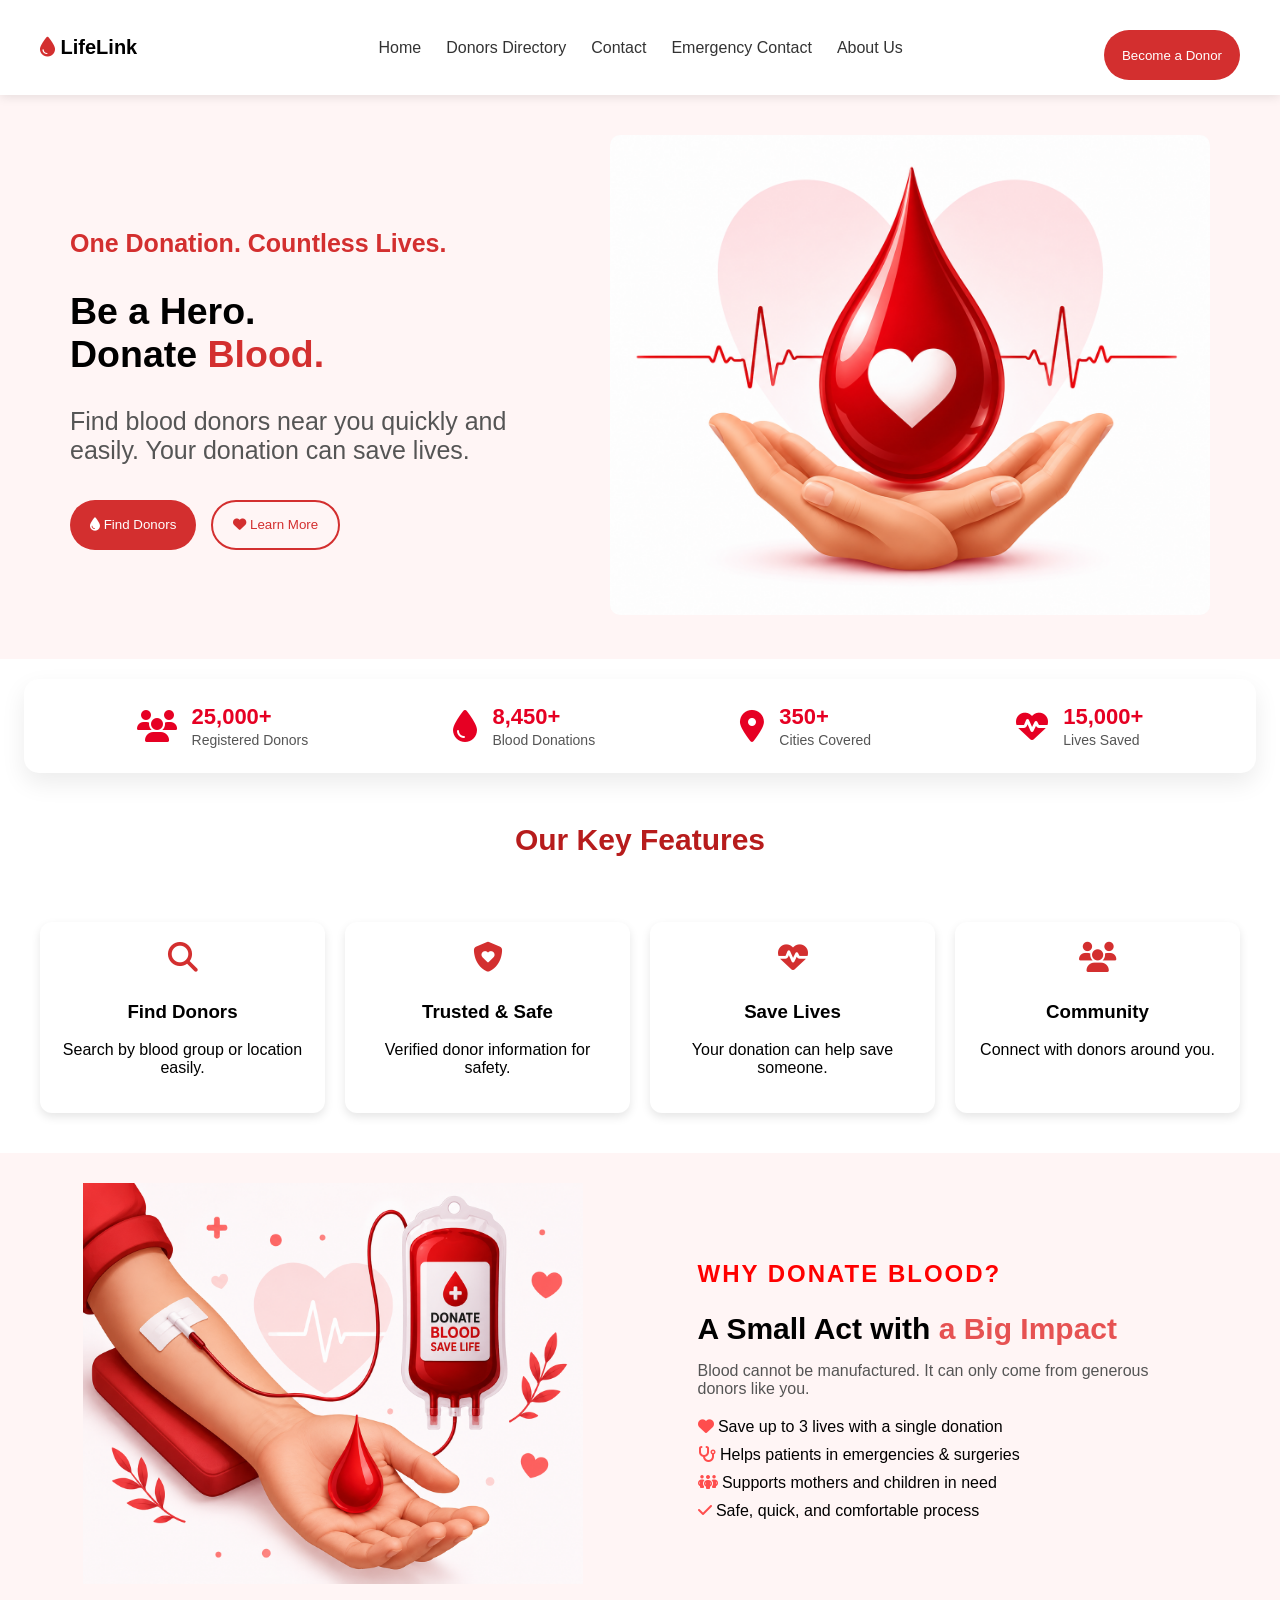
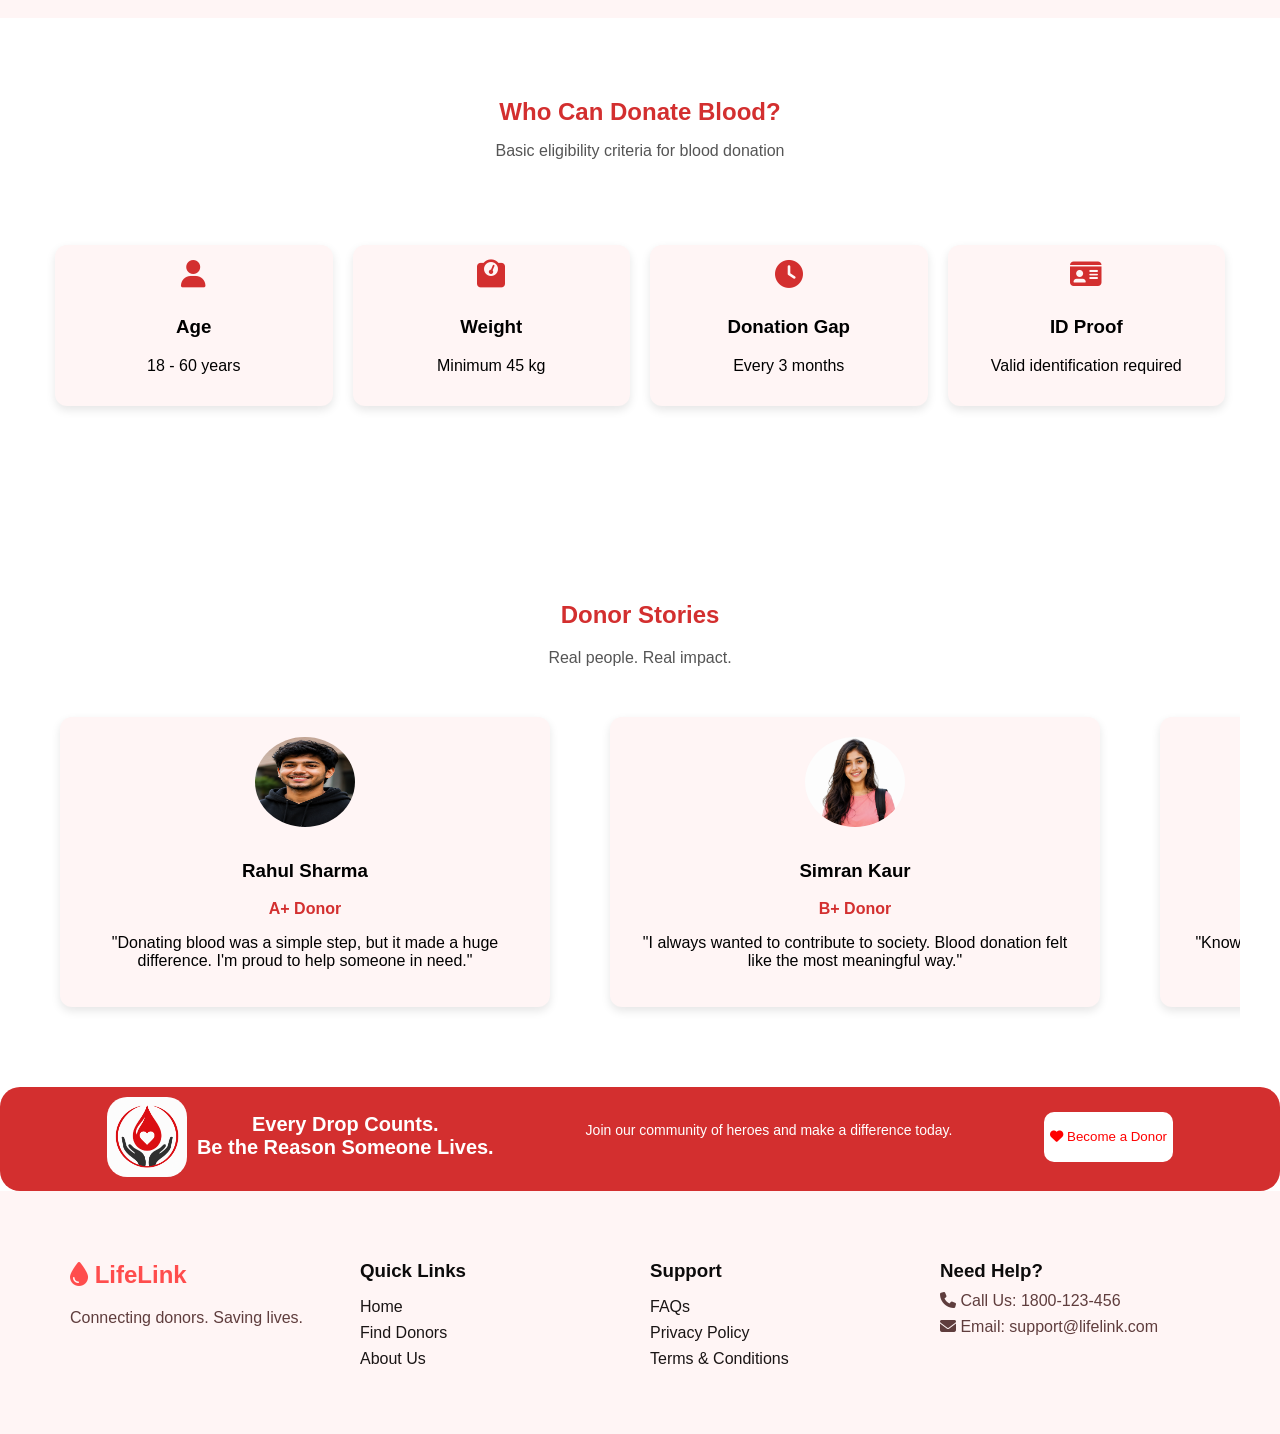
<file: index.html>
<!DOCTYPE html>
<html lang="en">
<head>
    <meta charset="UTF-8">
    <meta name="viewport" content="width=device-width, initial-scale=1.0">
    <title>Blood Donor Directory</title>
    <link rel="stylesheet" href="index.css">
    <link rel="stylesheet" href="https://cdnjs.cloudflare.com/ajax/libs/font-awesome/6.5.0/css/all.min.css">
</head>
<body>
    <header class="navbar">
  <div class="logo">
     <i class="fa-solid fa-droplet"></i>  <span>LifeLink</span>
  </div>

  <nav>
    <ul class="nav-links">
      <li><a href="index.html">Home</a></li>
      <li><a href="Donor.html">Donors Directory</a></li>
      <li><a href="Contact.html">Contact</a></li>
      <li><a href="Emergency.html">Emergency Contact</a></li>
      <li><a href="About.html">About Us</a></li>
    </ul>
  </nav>

  <a href="Become.html"><button class="btn" >Become a Donor</button></a>
  <div class="menu-toggle" onclick="toggleMenu()" ><i class="fa-solid fa-bars"></i></div>
</header>
<section class="section1">
  <div class="div1">
    <p class="tagline">One Donation. Countless Lives.</p>

    <h1>
      Be a Hero. <br>
      Donate <span class="blood"> Blood.</span>
    </h1>

    <p class="description">
      Find blood donors near you quickly and easily. Your donation can save lives.
    </p>

    <div class="buttons">
        <a href="Donor.html">
      <button class="primary-btn" >
        <i class="fa-solid fa-droplet"></i> Find Donors
      </button></a>
      <a href="About.html" >
      <button class="secondary-btn">
        <i class="fa-solid fa-heart"></i> Learn More
      </button>
      </a>
    </div>
  </div>

  <div class="image1">
    <img src="section1.png" alt="blood">
  </div>
</section>
<section class="section2">

  <div class="register">
    <i class="fa-solid fa-users"></i>
    <div>
      <h2>25,000+</h2>
      <p>Registered Donors</p>
    </div>
  </div>

  <div class="register">
    <i class="fa-solid fa-droplet"></i>
    <div>
      <h2>8,450+</h2>
      <p>Blood Donations</p>
    </div>
  </div>

  <div class="register">
    <i class="fa-solid fa-location-dot"></i>
    <div>
      <h2>350+</h2>
      <p>Cities Covered</p>
    </div>
  </div>

  <div class="register">
    <i class="fa-solid fa-heart-pulse"></i>
    <div>
      <h2>15,000+</h2>
      <p>Lives Saved</p>
    </div>
  </div>

</section>
<section class="section3">
  <h2 class="key">Our Key Features</h2>
  <div class="cards">
  <div class="card">
    <i class="fa-solid fa-magnifying-glass"></i>
    <h3>Find Donors</h3>
    <p>Search by blood group or location easily.</p>
  </div>

  <div class="card">
    <i class="fa-solid fa-shield-heart"></i>
    <h3>Trusted & Safe</h3>
    <p>Verified donor information for safety.</p>
  </div>

  <div class="card">
    <i class="fa-solid fa-heart-pulse"></i>
    <h3>Save Lives</h3>
    <p>Your donation can help save someone.</p>
  </div>

  <div class="card">
    <i class="fa-solid fa-users"></i>
    <h3>Community</h3>
    <p>Connect with donors around you.</p>
  </div>
  </div>
</section>
<section class="section4">
  <div class="image">
    <img src="donate1.png" alt="blood donation">
  </div>
  <div class="content">

    <p class="tag">WHY DONATE BLOOD?</p>

    <h1>
      A Small Act with <span> a Big Impact</span>
    </h1>
    <p class="para">
      Blood cannot be manufactured. It can only come from generous donors like you.
    </p>
    <ul class="points">
      <li><i class="fa-solid fa-heart"></i> Save up to 3 lives with a single donation</li>
      <li><i class="fa-solid fa-stethoscope"></i> Helps patients in emergencies & surgeries</li>
      <li><i class="fa-solid fa-people-group"></i> Supports mothers and children in need</li>
      <li><i class="fa-solid fa-check"></i> Safe, quick, and comfortable process</li>
    </ul>

  </div>

</section>
<section class="eligibility">
  <h2>Who Can Donate Blood?</h2>
  <p class="sub-text">Basic eligibility criteria for blood donation</p>

  <div class="eligibility-container">
    <div class="eligibility-card">
      <i class="fa-solid fa-user"></i>
      <h3>Age</h3>
      <p>18 - 60 years</p>
    </div>

    <div class="eligibility-card">
      <i class="fa-solid fa-weight-scale"></i>
      <h3>Weight</h3>
      <p>Minimum 45 kg</p>
    </div>   
    <div class="eligibility-card">
      <i class="fa-solid fa-clock"></i>
      <h3>Donation Gap</h3>
      <p>Every 3 months</p>
    </div>

    <div class="eligibility-card">
      <i class="fa-solid fa-id-card"></i>
      <h3>ID Proof</h3>
      <p>Valid identification required</p>
    </div>
  </div>
</section>

<section class="stories">
  <h2>Donor Stories</h2>
  <p class="sub-text">Real people. Real impact.</p>

  <div class="carousel">
    <div class="carousel-track">

      <div class="story-card">
        <img src="person3.png">
        <h3>Rahul Sharma</h3>
        <p class="blood">A+ Donor</p>
        <p>"Donating blood was a simple step, but it made a huge difference. I'm proud to help someone in need."</p>
      </div>

      <div class="story-card">
        <img src="person1.png">
        <h3>Simran Kaur</h3>
        <p class="blood">B+ Donor</p>
        <p>"I always wanted to contribute to society. Blood donation felt like the most meaningful way."</p>
      </div>

      <div class="story-card">
        <img src="person5.png">
        <h3>Amit Verma</h3>
        <p class="blood">O+ Donor</p>
        <p>"Knowing that my blood can save lives gives me a sense of purpose.Helping others gives me happiness."</p>
      </div>

      <div class="story-card">
        <img src="person4.png">
        <h3>Neha Singh</h3>
        <p class="blood">AB+ Donor</p>
        <p>"Donating blood is my responsibility.Being a donor means being ready to help when someone needs it the most."</p>
      </div>
      <div class="story-card">
        <img src="person6.png">
        <h3>Rahul Verma</h3>
        <p class="blood">A+ Donor</p>
        <p>"I donated blood and saved a life.It feels great to be part of something that saves lives every day."</p>
      </div>
      <div class="story-card">
        <img src="person2.png">
        <h3>Riya Sharma</h3>
        <p class="blood">B+ Donor</p>
        <p>"Every donation reminds me that we can all make a difference together."</p>
      </div>

    </div>
  </div>
</section>
<section class="section5">
<div class="donor-card">
  <div class="first">
  <div class="image4">
    <img src="blood.png" alt="image">
  </div>

  <h2>
    Every Drop Counts.<br>
    Be the Reason Someone Lives.
  </h2>
</div>
  <p>
    Join our community of heroes and make a difference today.
  </p>
  <a href="Become.html"><button><i class="fa-solid fa-heart"></i> Become a Donor</button></a>  

</div>
</section>

<footer class="footer">
  <div class="footer-col">
    <h2><i class="fa-solid fa-droplet"></i> LifeLink</h2>
    <p>Connecting donors. Saving lives.</p>
  </div>
  <div class="footer-col">
    <h3>Quick Links</h3>
    <ul>
      <li><a href="index.html">Home</a></li>
      <li><a href="Donor.html">Find Donors</a></li>
      <li><a href="About.html">About Us</a></li>
    </ul>
  </div>
  <div class="footer-col">
    <h3>Support</h3>
    <ul>
      <li><a href="#">FAQs</a></li>
      <li><a href="#">Privacy Policy</a></li>
      <li><a href="#">Terms & Conditions</a></li>
    </ul>
  </div>
  <div class="footer-col">
    <h3>Need Help?</h3>
    <p><i class="fa-solid fa-phone"></i> Call Us: 1800-123-456</p>
    <p><i class="fa-solid fa-envelope"></i> Email: support@lifelink.com</p>
  </div>
</footer>
  <script src="script.js"></script>
</body>
</html>
</file>
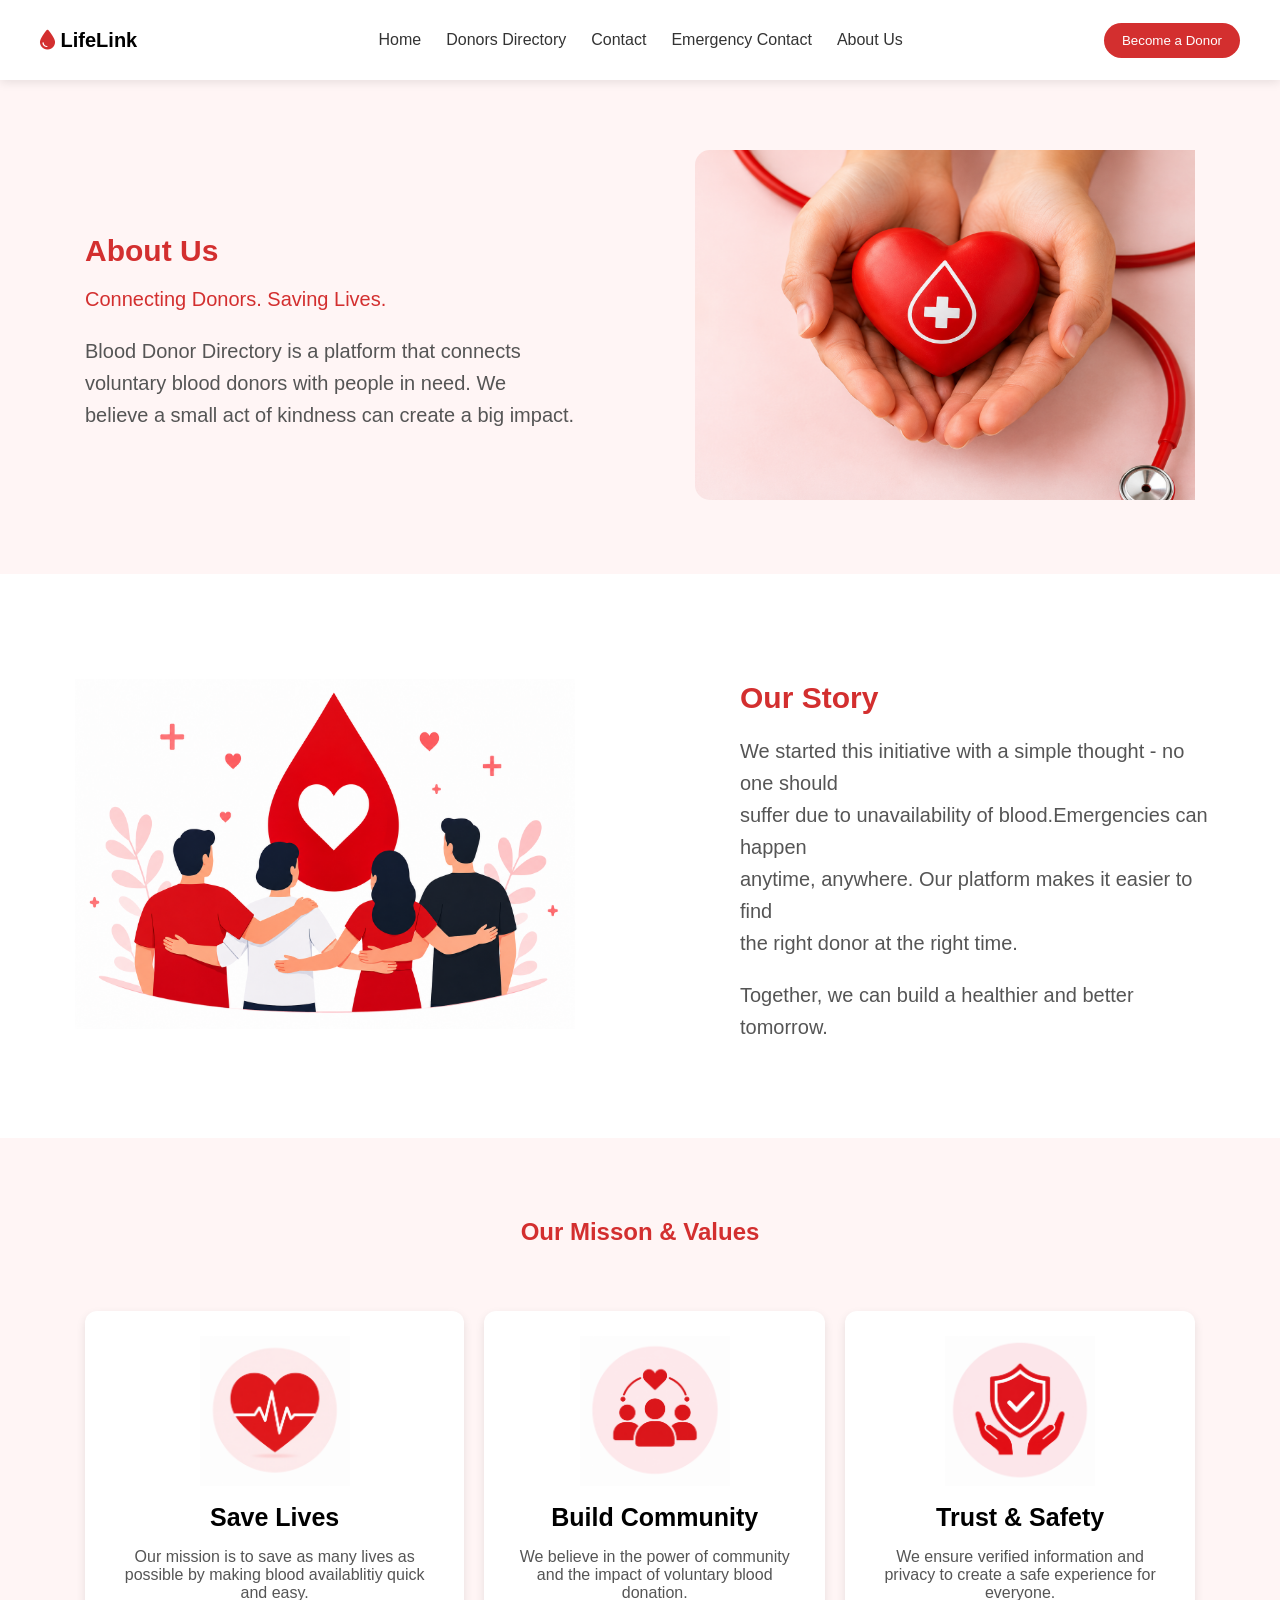
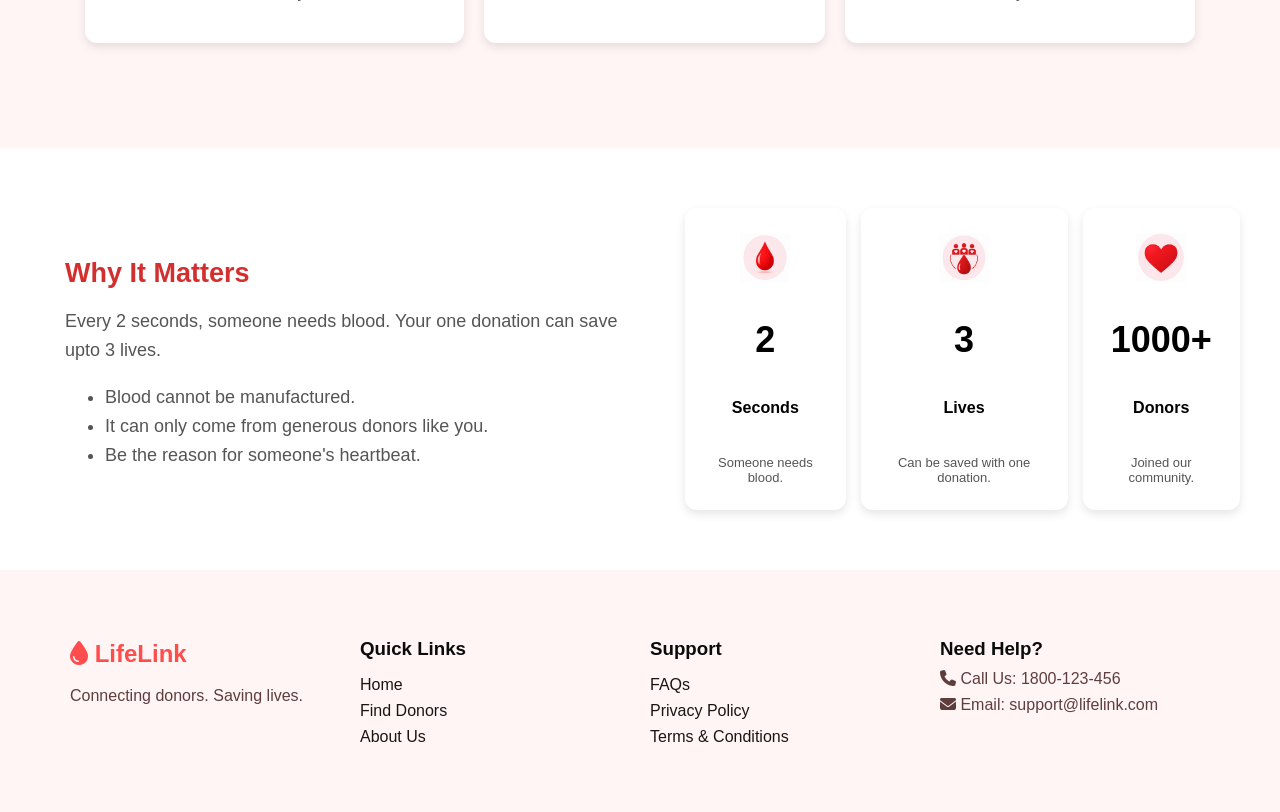
<file: About.html>
<!DOCTYPE html>
<html lang="en">
<head>
    <meta charset="UTF-8">
    <meta name="viewport" content="width=device-width, initial-scale=1.0">
    <title>About Us</title>
    <link rel="stylesheet" href="About.css">
    <link rel="stylesheet" href="https://cdnjs.cloudflare.com/ajax/libs/font-awesome/6.5.0/css/all.min.css">
</head>
<body>
    <header class="navbar">
  <div class="logo">
     <i class="fa-solid fa-droplet"></i>  <span>LifeLink</span>
  </div>

  <nav>
    <ul class="nav-links">
      <li><a href="index.html">Home</a></li>
      <li><a href="Donor.html">Donors Directory</a></li>
      <li><a href="Contact.html">Contact</a></li>
      <li><a href="Emergency.html">Emergency Contact</a></li>
      <li><a href="About.html">About Us</a></li>
    </ul>
  </nav>
  <a href="Become.html"><button class="btn" >Become a Donor</button></a>
  <div class="menu-toggle" onclick="toggleMenu()"><i class="fa-solid fa-bars"></i></div>
</header>
<section class="section1">
    <div class="div1">
        <div class="first">
            <h2>About <span style="color: #d32f2f;">Us</span></h2>
            <p style="color: #d32f2f;">Connecting Donors. Saving Lives.</p>
            <p>Blood Donor Directory is a platform that connects <br> voluntary blood donors with people in need. We <br>believe a small act of kindness can create a big impact.</p>
        </div>
        <div class="image1">
            <img src="about1.png" alt="Blood">

        </div>
    </div>
</section>
<section class="section2">
    <div class="div2">
    <div class="image2">
            <img src="about.png" alt="Blood">

        </div>
    
        <div class="second">
            <h2>Our Story</h2>
            <p>We started this initiative with a simple thought - no one should <br>suffer due to unavailability of blood.Emergencies can happen<br> anytime, anywhere. Our platform makes it easier to find<br> the right donor at the right time.</p>
        <p>Together, we can build a healthier and better tomorrow.</p>
        </div>
        
    </div>
</section>
<section class="section3">
    <h2 style="text-align: center; color: #d32f2f;">Our Misson & Values</h2>
    <div class="cards">
        <div class="card">
            <img src="card1.png" alt="Card">
          <h6>Save Lives</h6>
          <p>Our mission is to save as many lives as possible by making blood availablitiy quick and easy.</p>  
        </div>
        <div class="card">
            <img src="card2.png" alt="Card">
          <h6>Build Community</h6>
          <p>We believe in the power of community and the impact of voluntary blood donation.</p>  
        </div>
        <div class="card">
            <img src="card3.png" alt="Card">
          <h6>Trust & Safety</h6>
          <p>We ensure verified information and privacy to create a safe experience for everyone.</p>  
        </div>
    </div>
</section>

<section class="section4">
  <div class="container">
    <div class="text">
      <h2>Why It Matters</h2>
            <p>Every 2 seconds, someone needs blood. Your one donation can save upto 3 lives.</p>
            <ul>
                <li>Blood cannot be manufactured.</li>
                <li>It can only come from generous donors like you.</li>
                <li>Be the reason for someone's heartbeat.</li>
            </ul>
    </div>
    <div class="cards4">
      <div class="card4">
        <img src="section4.1.png" alt="Blood">
            <h2>2</h2>
            <h6>Seconds</h6>
            <p>Someone needs blood.</p>
      </div>
      <div class="card4">
         <img src="section4.2.png" alt="Blood">
            <h2>3</h2>
            <h6>Lives</h6>
            <p>Can be saved with one donation.</p>
      </div>

      <div class="card4">
      <img src="section4.3.png" alt="Blood">
            <h2>1000+</h2>
            <h6>Donors</h6>
            <p>Joined our community.</p>
      </div>

    </div>

  </div>
</section>



<footer class="footer">
  <div class="footer-col">
    <h2><i class="fa-solid fa-droplet"></i> LifeLink</h2>
    <p>Connecting donors. Saving lives.</p>
  </div>
  <div class="footer-col">
    <h3>Quick Links</h3>
    <ul>
      <li><a href="index.html">Home</a></li>
      <li><a href="Donor.html">Find Donors</a></li>
      <li><a href="About.html">About Us</a></li>
    </ul>
  </div>
  <div class="footer-col">
    <h3>Support</h3>
    <ul>
      <li><a href="#">FAQs</a></li>
      <li><a href="#">Privacy Policy</a></li>
      <li><a href="#">Terms & Conditions</a></li>
    </ul>
  </div>
  <div class="footer-col">
    <h3>Need Help?</h3>
    <p><i class="fa-solid fa-phone"></i> Call Us: 1800-123-456</p>
    <p><i class="fa-solid fa-envelope"></i> Email: support@lifelink.com</p>
  </div>
</footer>

<script src="script.js"></script>
</body>
</html>
</file>
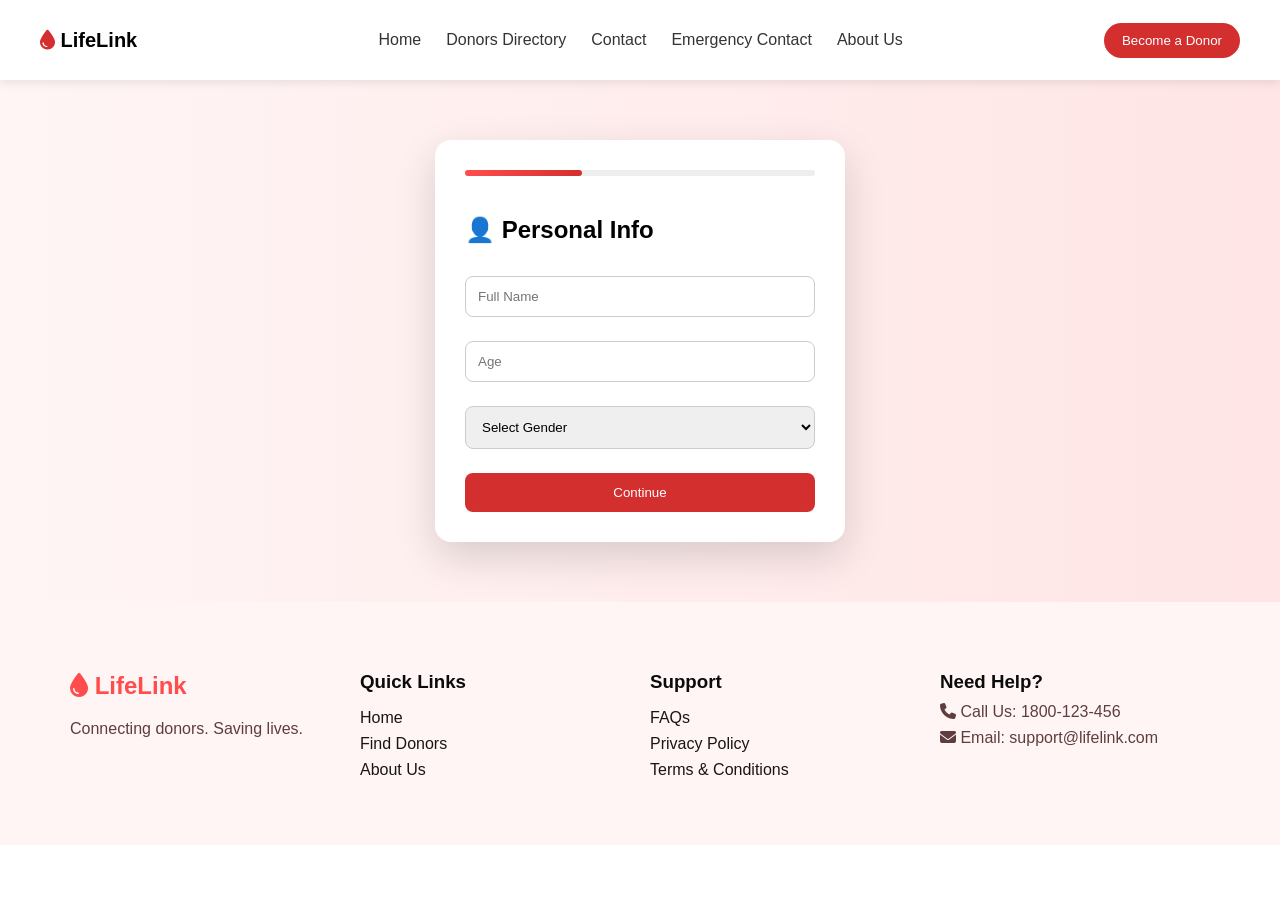
<file: Become.html>
<!doctype html>
<html lang="en">
  <head>
    <meta charset="UTF-8" />
    <meta name="viewport" content="width=device-width, initial-scale=1.0" />
    <title>Emergency Contact</title>
    <link rel="stylesheet" href="Become.css" />
    <link
      rel="stylesheet"
      href="https://cdnjs.cloudflare.com/ajax/libs/font-awesome/6.5.0/css/all.min.css"
    />
  </head>
  <body>
    <header class="navbar">
      <div class="logo">
        <i class="fa-solid fa-droplet"></i> <span>LifeLink</span>
      </div>

      <nav>
        <ul class="nav-links">
          <li><a href="index.html">Home</a></li>
          <li><a href="Donor.html">Donors Directory</a></li>
          <li><a href="Contact.html">Contact</a></li>
          <li><a href="Emergency.html">Emergency Contact</a></li>
          <li><a href="About.html">About Us</a></li>
        </ul>
      </nav>
      <a href="Become.html"><button class="btn" >Become a Donor</button></a>
      <div class="menu-toggle" onclick="toggleMenu()">
        <i class="fa-solid fa-bars"></i>
      </div>
    </header>
<section class="section1">

  <div class="form-container">

    <div class="progress-bar">
      <div class="progress" id="progress"></div>
    </div>

    <form id="form">
      <div class="step active">
        <h2>👤 Personal Info</h2>

        <input type="text" id="name" placeholder="Full Name">
        <small class="error"></small>

        <input type="number" id="age" placeholder="Age">
        <small class="error"></small>

        <select id="gender">
          <option value="">Select Gender</option>
          <option>Male</option>
          <option>Female</option>
        </select>
        <small class="error"></small>

        <button type="button" onclick="nextStep()">Continue</button>
      </div>
      <div class="step">
        <h2>🩸 Blood Info</h2>

        <select id="blood">
          <option value="">Select Blood Group</option>
          <option>A+</option>
          <option>B+</option>
          <option>O+</option>
          <option>AB+</option>
          <option>A-</option>
          <option>B-</option>
          <option>O-</option>
          <option>AB-</option>
        </select>
        <small class="error"></small>

        <input type="text" id="city" placeholder="City">
        <small class="error"></small>

        <button type="button" onclick="prevStep()">Back</button>
        <button type="button" onclick="nextStep()">Continue</button>
      </div>
      <div class="step">
        <h2>📞 Contact Info</h2>

        <input type="tel" id="phone" placeholder="Phone Number">
        <small class="error"></small>

        <select id="availability">
          <option value="">Availability</option>
          <option>Available</option>
          <option>Busy</option>
        </select>
        <small class="error"></small>

        <input type="date" id="lastDonate">
        <small class="error"></small>

        <button type="button" onclick="prevStep()">Back</button>
        <button type="submit">Submit</button>
      </div>

    </form>
    <div class="success" id="success">
      <h2>🎉 Thank You!</h2>
      <p>You are now a registered donor ❤️</p>
    </div>

  </div>

</section>
    <footer class="footer">
      <div class="footer-col">
        <h2><i class="fa-solid fa-droplet"></i> LifeLink</h2>
        <p>Connecting donors. Saving lives.</p>
      </div>
      <div class="footer-col">
        <h3>Quick Links</h3>
        <ul>
          <li><a href="index.html">Home</a></li>
          <li><a href="Donor.html">Find Donors</a></li>
          <li><a href="About.html">About Us</a></li>
        </ul>
      </div>
      <div class="footer-col">
        <h3>Support</h3>
        <ul>
          <li><a href="#">FAQs</a></li>
          <li><a href="#">Privacy Policy</a></li>
          <li><a href="#">Terms & Conditions</a></li>
        </ul>
      </div>
      <div class="footer-col">
        <h3>Need Help?</h3>
        <p><i class="fa-solid fa-phone"></i> Call Us: 1800-123-456</p>
        <p>
          <i class="fa-solid fa-envelope"></i> Email: support@lifelink.com
        </p>
      </div>
    </footer>
    <script src="script.js"></script>
  </body>
</html>
</file>
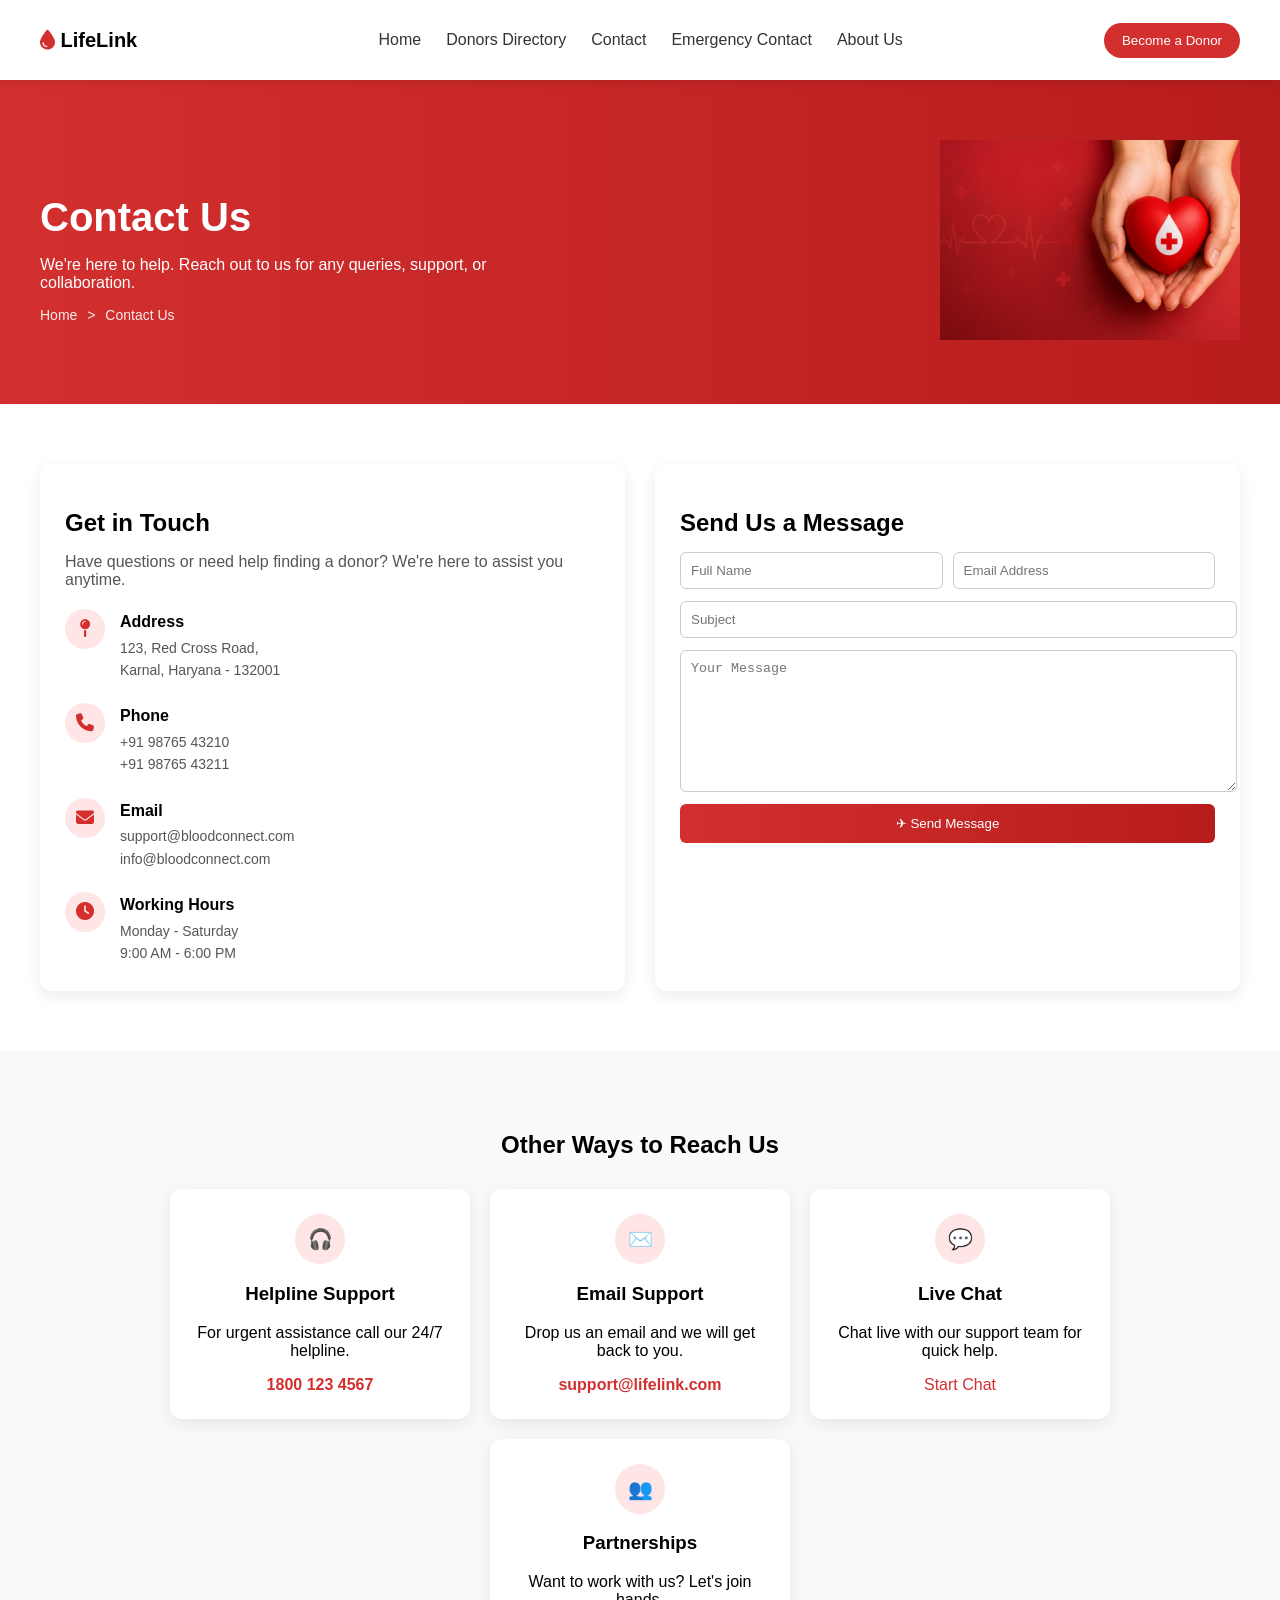
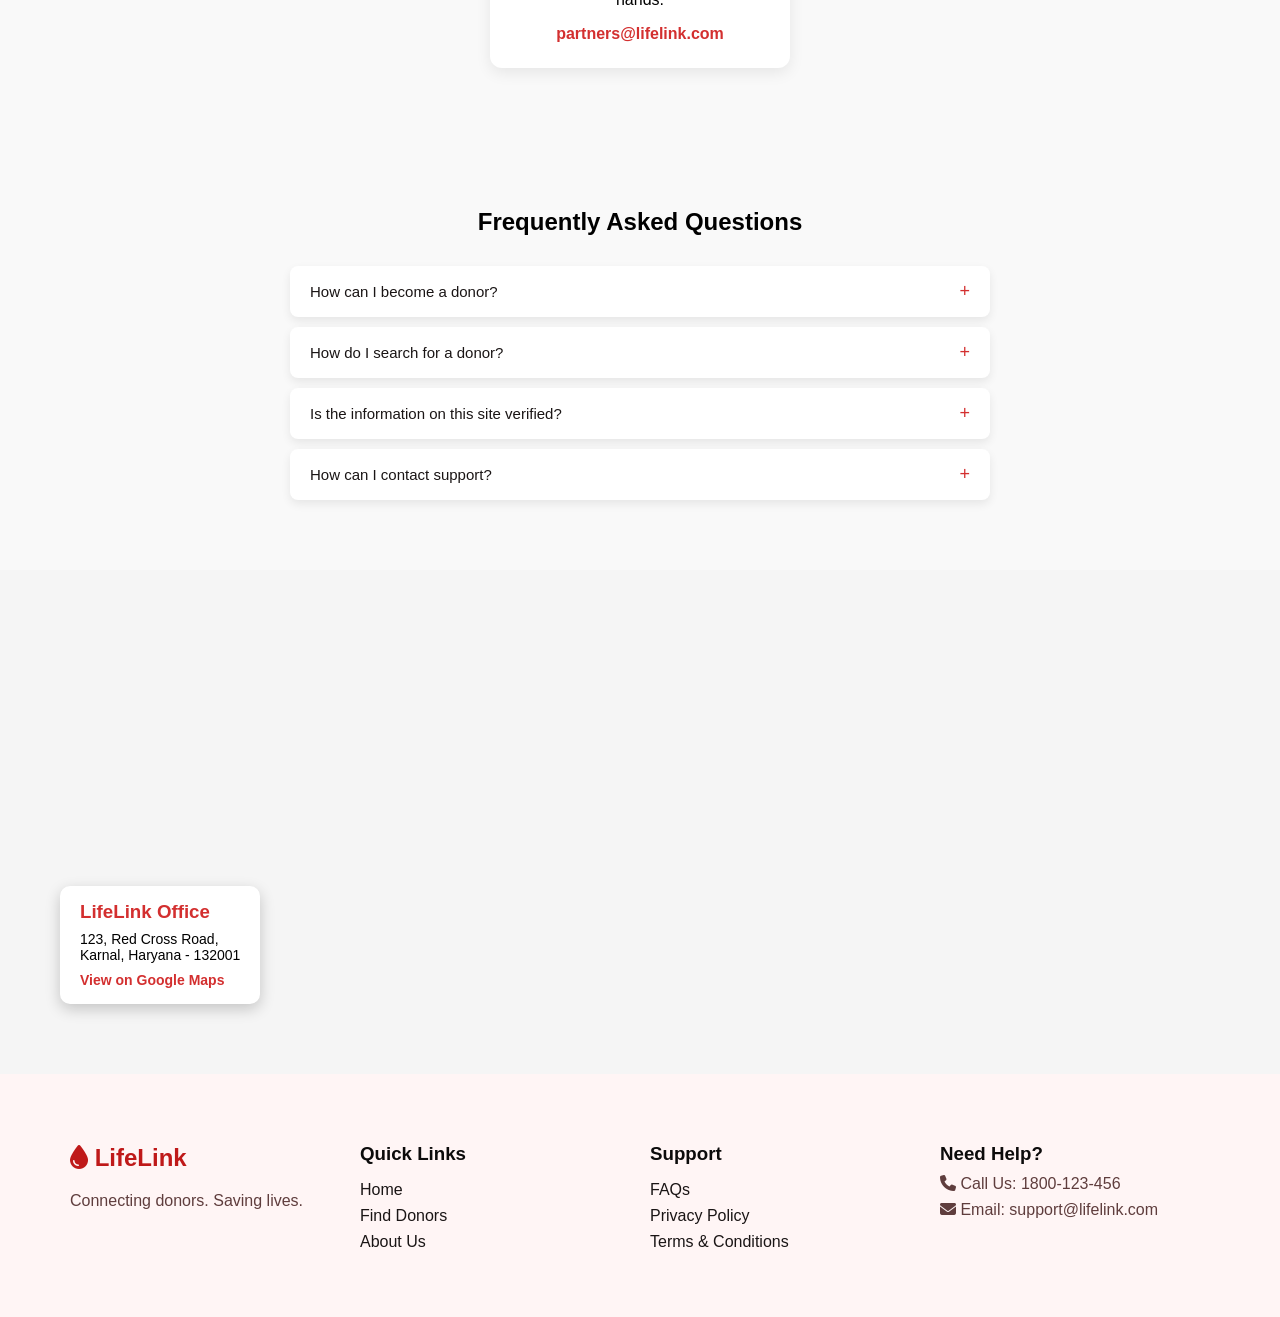
<file: Contact.html>
<!DOCTYPE html>
<html lang="en">
<head>
    <meta charset="UTF-8">
    <meta name="viewport" content="width=device-width, initial-scale=1.0">
    <title>Contact</title>
    <link rel="stylesheet" href="Contact.css">
    <link rel="stylesheet" href="https://cdnjs.cloudflare.com/ajax/libs/font-awesome/6.5.0/css/all.min.css">
</head>
<body>
    <header class="navbar">
  <div class="logo">
     <i class="fa-solid fa-droplet"></i>  <span>LifeLink</span>
  </div>

  <nav>
    <ul class="nav-links">
      <li><a href="index.html">Home</a></li>
      <li><a href="Donor.html">Donors Directory</a></li>
      <li><a href="Contact.html">Contact</a></li>
      <li><a href="Emergency.html">Emergency Contact</a></li>
      <li><a href="About.html">About Us</a></li>
    </ul>
  </nav>
  <a href="Become.html"><button class="btn" >Become a Donor</button></a>
  <div class="menu-toggle" onclick="toggleMenu()"><i class="fa-solid fa-bars"></i></div>
</header>

<section class="section1">

  <div class="container1">
    <div class="text">
      <h1>Contact Us</h1>
      <p>
        We're here to help. Reach out to us for any queries, 
        support, or collaboration.
      </p>

      <div class="text2">
        Home <span>></span> Contact Us
      </div>
    </div>
    <div class="image1">
      <img src="contact.png" alt="contact image">
    </div>

  </div>

</section>

<section class="section2">

  <div class="container2">

    <div class="left">
      <h2>Get in Touch</h2>
      <p>Have questions or need help finding a donor? We're here to assist you anytime.</p>

      <div class="contact-item">
        <span class="icon"><i class="fa-solid fa-map-pin"></i></span>
        <div>
          <h4>Address</h4>
          <p>123, Red Cross Road,<br>Karnal, Haryana - 132001</p>
        </div>
      </div>
      <div class="contact-item">
        <span class="icon"><i class="fa-solid fa-phone"></i></span>
        <div>
          <h4>Phone</h4>
          <p>+91 98765 43210<br>+91 98765 43211</p>
        </div>
      </div>
      <div class="contact-item">
        <span class="icon"><i class="fa-solid fa-envelope"></i></span>
        <div>
          <h4>Email</h4>
          <p>support@bloodconnect.com<br>info@bloodconnect.com</p>
        </div>
      </div>
      <div class="contact-item">
        <span class="icon"><i class="fa-solid fa-clock"></i></span>
        <div>
          <h4>Working Hours</h4>
          <p>Monday - Saturday<br>9:00 AM - 6:00 PM</p>
        </div>
      </div>

    </div>

    <div class="right">

      <h2>Send Us a Message</h2>

      <form>
        <div class="row">
          <input type="text" placeholder="Full Name">
          <input type="email" placeholder="Email Address">
        </div>

        <input type="text" placeholder="Subject">

        <textarea placeholder="Your Message"></textarea>

        <button type="submit">✈ Send Message</button>
      </form>

    </div>

  </div>

</section>


<section class="section3">

  <h2>Other Ways to Reach Us</h2>

  <div class="container3">

    <div class="card3">
      <div class="icons">🎧</div>
      <h3>Helpline Support</h3>
      <p>For urgent assistance call our 24/7 helpline.</p>
      <span class="highlight">1800 123 4567</span>
    </div>

    <div class="card3">
      <div class="icons">✉️</div>
      <h3>Email Support</h3>
      <p>Drop us an email and we will get back to you.</p>
      <span class="highlight">support@lifelink.com</span>
    </div>

    <div class="card3">
      <div class="icons">💬</div>
      <h3>Live Chat</h3>
      <p>Chat live with our support team for quick help.</p>
      <span class="link">Start Chat</span>
    </div>

    <div class="card3">
      <div class="icons">👥</div>
      <h3>Partnerships</h3>
      <p>Want to work with us? Let's join hands.</p>
      <span class="highlight">partners@lifelink.com</span>
    </div>

  </div>

</section>


<section class="section5">

  <h2>Frequently Asked Questions</h2>

  <div class="container5">
    
    <div class="faq-item">
      <button class="faq-question">
        How can I become a donor?
        <span>+</span>
      </button>
      <div class="faq-answer">
        <p>You can register as a donor by filling out the donor form on our website.</p>
      </div>
    </div>

    <div class="faq-item">
      <button class="faq-question">
        How do I search for a donor?
        <span>+</span>
      </button>
      <div class="faq-answer">
        <p>Use the search page to filter donors based on blood group and location.</p>
      </div>
    </div>

    <div class="faq-item">
      <button class="faq-question">
        Is the information on this site verified?
        <span>+</span>
      </button>
      <div class="faq-answer">
        <p>Yes, we verify donor information before listing them on the platform.</p>
      </div>
    </div>

    <div class="faq-item">
      <button class="faq-question">
        How can I contact support?
        <span>+</span>
      </button>
      <div class="faq-answer">
        <p>You can contact us via phone, email, or live chat available on the contact page.</p>
      </div>
    </div>

  </div>

</section>


<section class="section4">

  <div class="container4">

    <iframe 
      src="https://maps.google.com/maps?q=Karnal%20Haryana&t=&z=13&ie=UTF8&iwloc=&output=embed"
      frameborder="0"
      allowfullscreen>
    </iframe>

    <div class="card4">
      <h3>LifeLink Office</h3>
      <p>123, Red Cross Road,<br>Karnal, Haryana - 132001</p>
      <a href="https://www.google.com/maps" target="_blank">
        View on Google Maps
      </a>
    </div>

  </div>

</section>

<footer class="footer">
      <div class="footer-col">
        <h2><i class="fa-solid fa-droplet"></i> LifeLink</h2>
        <p>Connecting donors. Saving lives.</p>
      </div>
      <div class="footer-col">
        <h3>Quick Links</h3>
        <ul>
          <li><a href="index.html">Home</a></li>
          <li><a href="Donor.html">Find Donors</a></li>
          <li><a href="About.html">About Us</a></li>
        </ul>
      </div>
      <div class="footer-col">
        <h3>Support</h3>
        <ul>
          <li><a href="#">FAQs</a></li>
          <li><a href="#">Privacy Policy</a></li>
          <li><a href="#">Terms & Conditions</a></li>
        </ul>
      </div>
      <div class="footer-col">
        <h3>Need Help?</h3>
        <p><i class="fa-solid fa-phone"></i> Call Us: 1800-123-456</p>
        <p>
          <i class="fa-solid fa-envelope"></i> Email: support@lifelink.com
        </p>
      </div>
    </footer>


    <script src="script.js"></script>
</body>
</html>
</file>
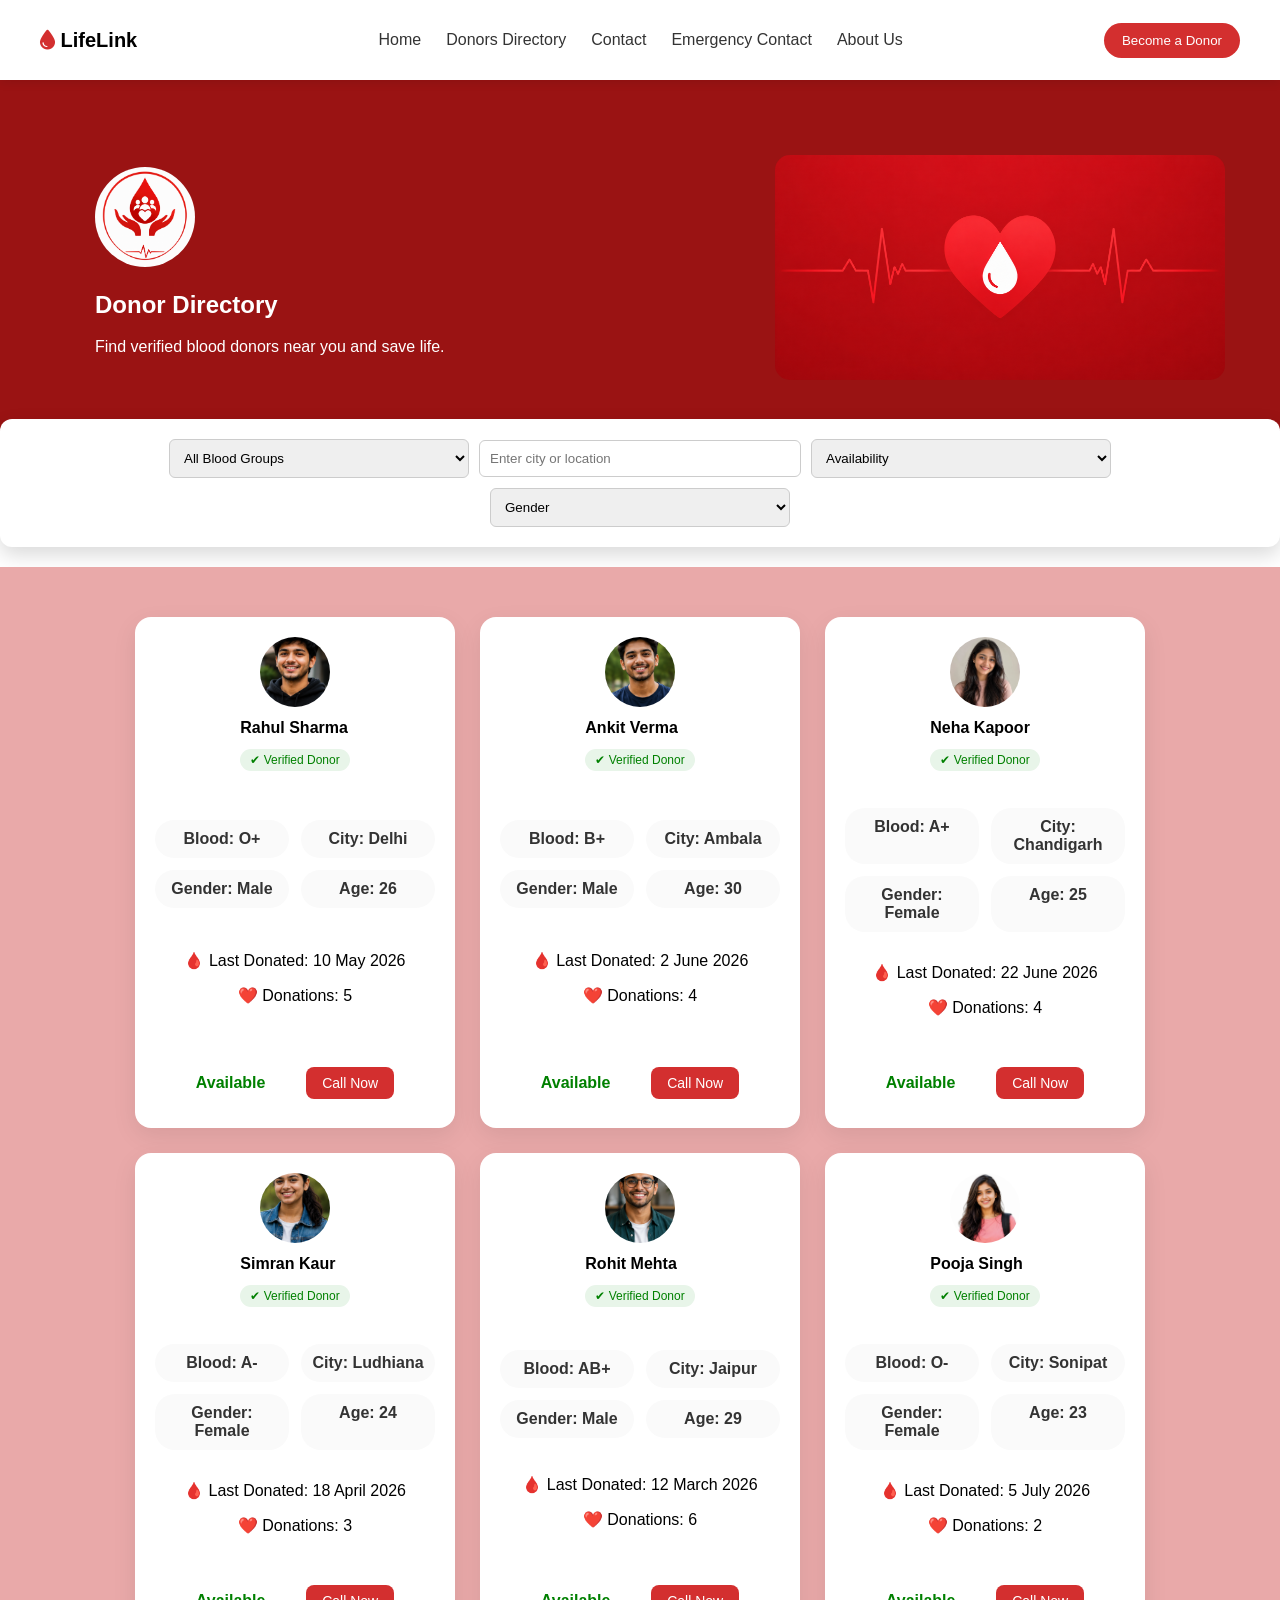
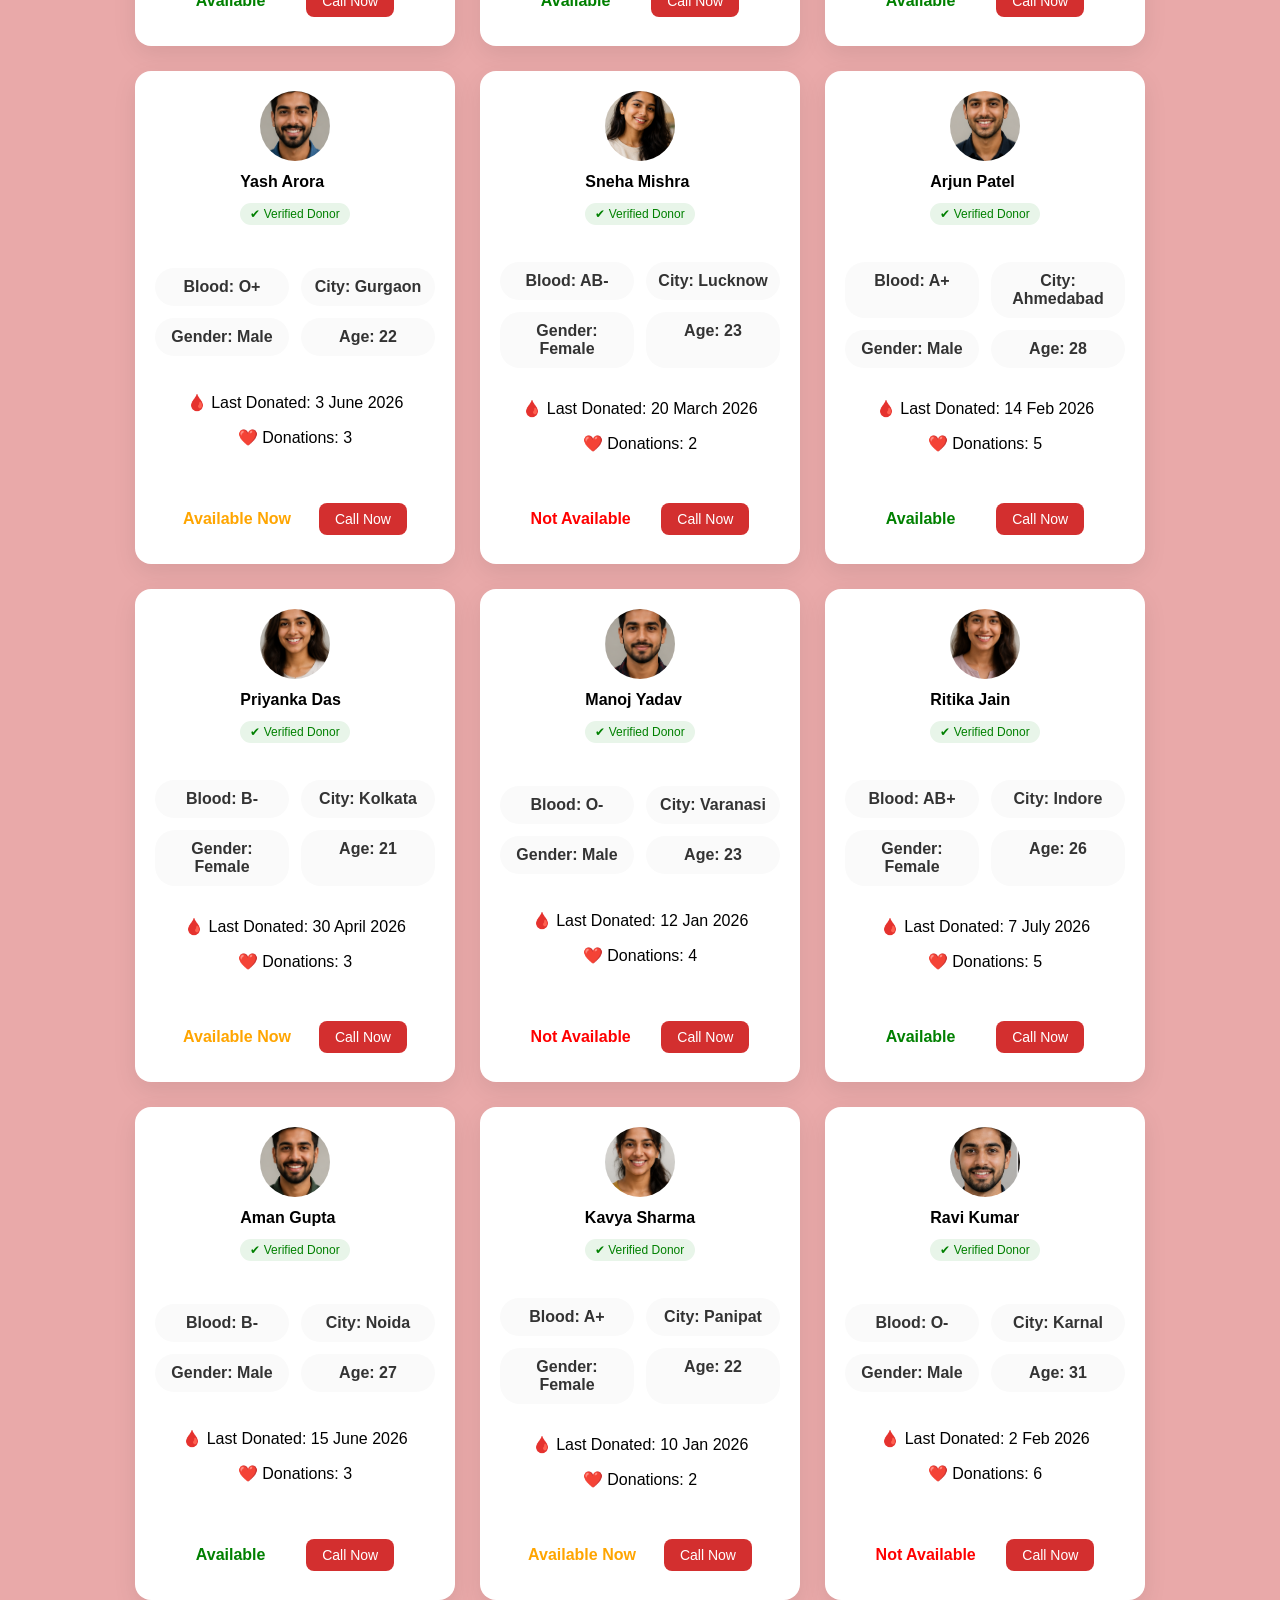
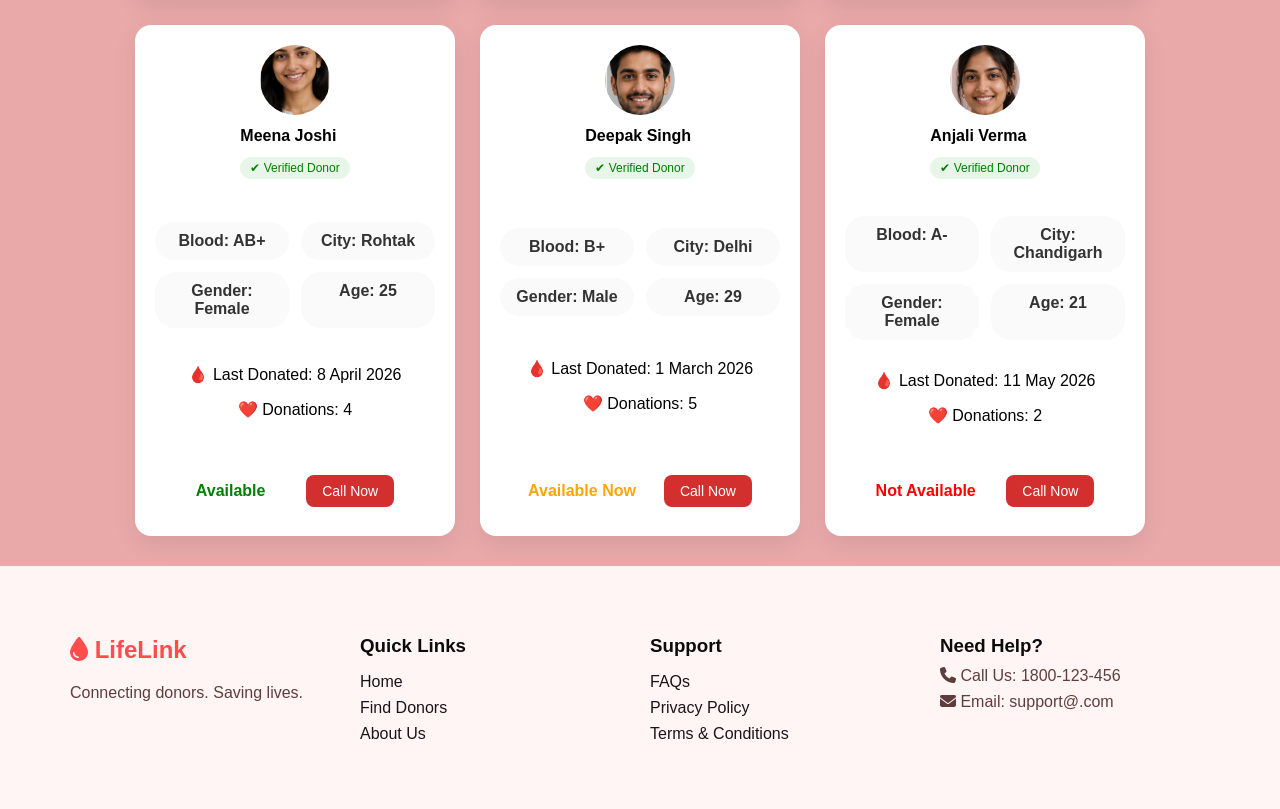
<file: Donor.html>
<!DOCTYPE html>
<html lang="en">

<head>
    <meta charset="UTF-8">
    <meta name="viewport" content="width=device-width, initial-scale=1.0">
    <title>Donor Directory</title>
    <link rel="stylesheet" href="Donor.css">
    <link rel="stylesheet" href="https://cdnjs.cloudflare.com/ajax/libs/font-awesome/6.5.0/css/all.min.css">
</head>

<body>
    <header class="navbar">
        <div class="logo">
            <i class="fa-solid fa-droplet"></i> <span>LifeLink</span>
        </div>

        <nav>
            <ul class="nav-links">
                <li><a href="index.html">Home</a></li>
                <li><a href="Donor.html">Donors Directory</a></li>
                <li><a href="Contact.html">Contact</a></li>
                <li><a href="Emergency.html">Emergency Contact</a></li>
                <li><a href="About.html">About Us</a></li>
            </ul>
        </nav>
        <a href="Become.html"><button class="btn" >Become a Donor</button></a>
        <div class="menu-toggle" onclick="toggleMenu()">
            <i class="fa-solid fa-bars"></i>
        </div>
    </header>
    <section class="section1">
        <div class="container1">
            <div class="text1">
                <img src="donor1.png" alt="Donor">
                <h2>Donor Directory</h2>
                <p>Find verified blood donors near you and save life.</p>
            </div>
            <div class="image1">
                <img src="donor2.png" alt="Donor">
            </div>
        </div>
    </section>
    <section>
        <div class="section2">

  <select id="bloodGroup">
    <option>All Blood Groups</option>
    <option>O+</option>
    <option>O-</option>
    <option>A+</option>
    <option>A-</option>
    <option>B+</option>
    <option>B-</option>
    <option>AB+</option>
    <option>AB-</option>
        
  </select>

  <input type="text" id="location" placeholder="Enter city or location">

  <select id="availability">
  <option>Availability</option>
  <option>Available</option>
  <option>Available Now</option>
  <option>Not Available</option>
</select>

  <select id="gender">
    <option>Gender</option>
    <option>Male</option>
    <option>Female</option>
  </select>

  
</div>
    </section>


<section class="section3">
  <div class="donor-grid" id="donorContainer"></div>
  <p id="noResults">No donors found</p>
</section>
  
    <footer class="footer">
        <div class="footer-col">
            <h2><i class="fa-solid fa-droplet"></i> LifeLink</h2>
            <p>Connecting donors. Saving lives.</p>
        </div>
        <div class="footer-col">
            <h3>Quick Links</h3>
            <ul>
                <li><a href="index.html">Home</a></li>
                <li><a href="Donor.html">Find Donors</a></li>
                <li><a href="About.html">About Us</a></li>
            </ul>
        </div>
        <div class="footer-col">
            <h3>Support</h3>
            <ul>
                <li><a href="#">FAQs</a></li>
                <li><a href="#">Privacy Policy</a></li>
                <li><a href="#">Terms & Conditions</a></li>
            </ul>
        </div>
        <div class="footer-col">
            <h3>Need Help?</h3>
            <p><i class="fa-solid fa-phone"></i> Call Us: 1800-123-456</p>
            <p>
                <i class="fa-solid fa-envelope"></i> Email: support@.com
            </p>
        </div>
    </footer>
    <script src="donor.js"></script>
</body>

</html>
</file>
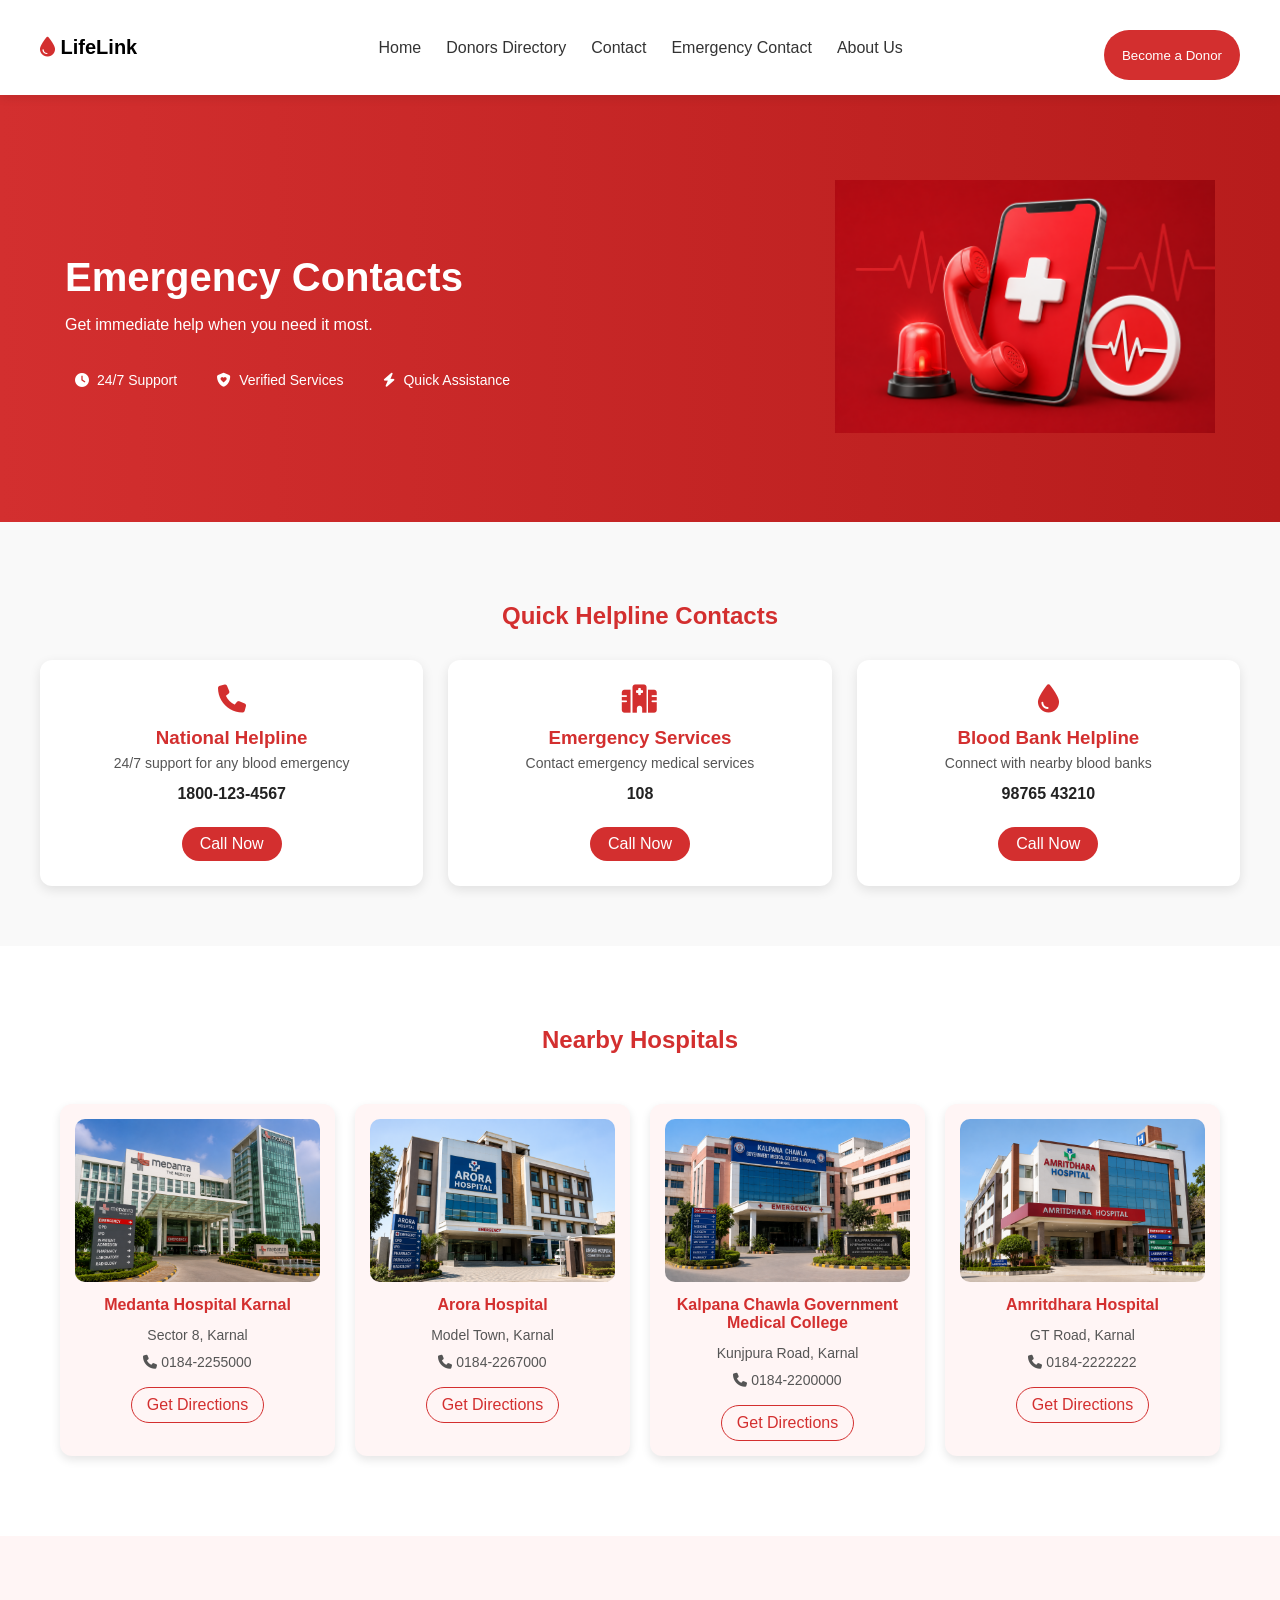
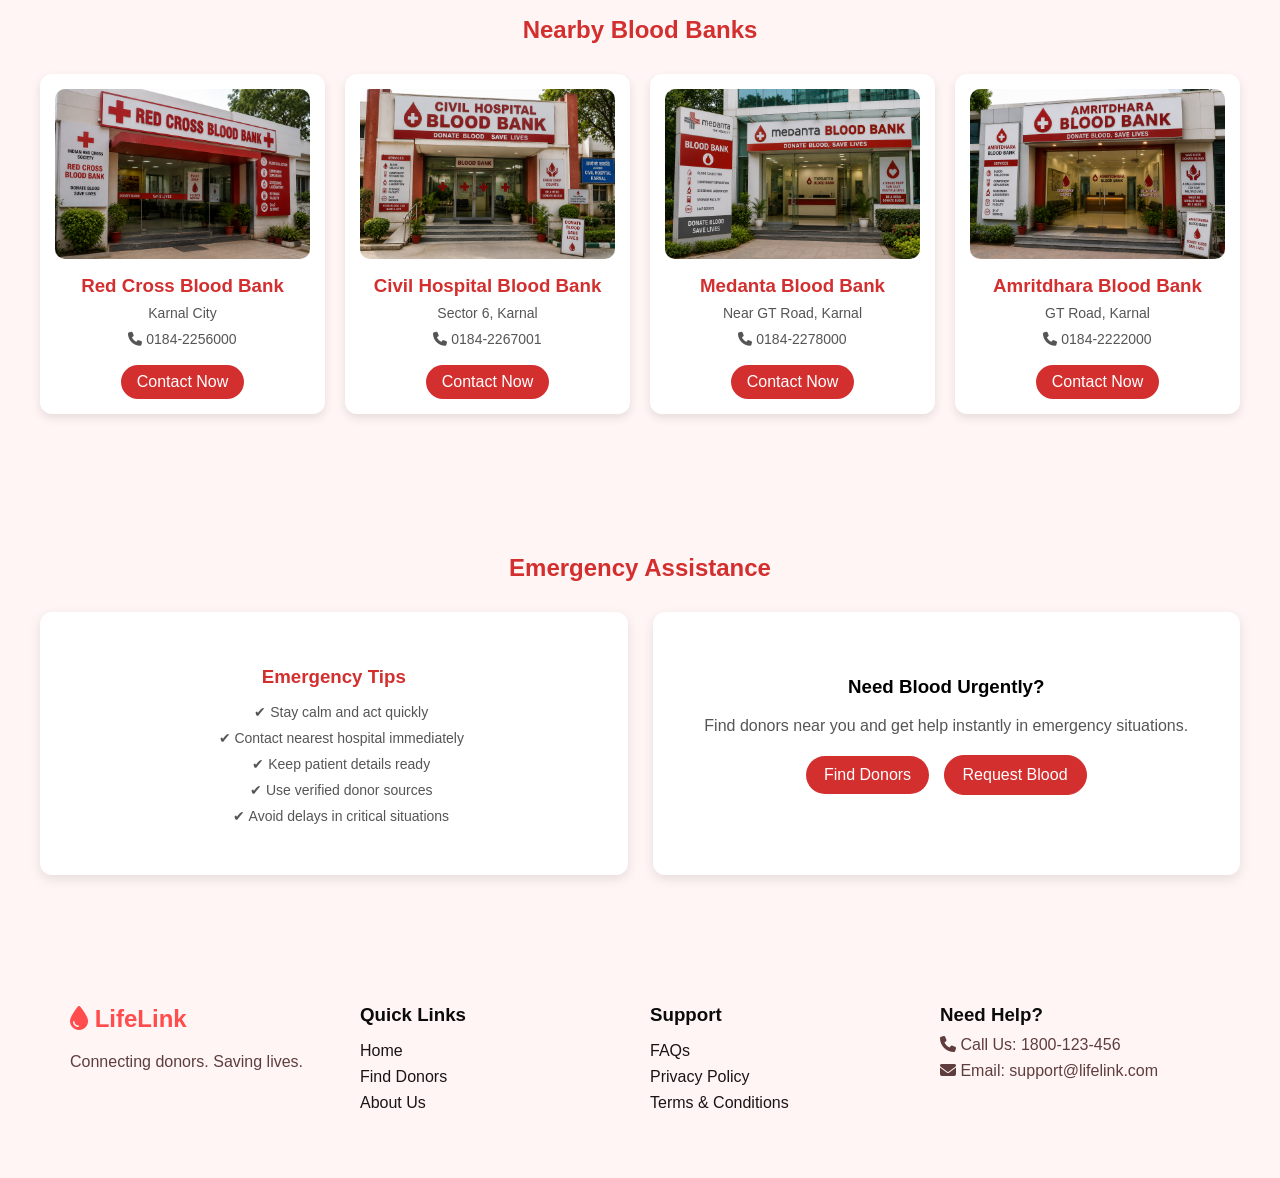
<file: Emergency.html>
<!doctype html>
<html lang="en">
  <head>
    <meta charset="UTF-8" />
    <meta name="viewport" content="width=device-width, initial-scale=1.0" />
    <title>Emergency Contact</title>
    <link rel="stylesheet" href="Emergency.css" />
    <link
      rel="stylesheet"
      href="https://cdnjs.cloudflare.com/ajax/libs/font-awesome/6.5.0/css/all.min.css"
    />
  </head>
  <body>
    <header class="navbar">
      <div class="logo">
        <i class="fa-solid fa-droplet"></i> <span>LifeLink</span>
      </div>

      <nav>
        <ul class="nav-links">
          <li><a href="index.html">Home</a></li>
          <li><a href="Donor.html">Donors Directory</a></li>
          <li><a href="Contact.html">Contact</a></li>
          <li><a href="Emergency.html">Emergency Contact</a></li>
          <li><a href="About.html">About Us</a></li>
        </ul>
      </nav>
      <a href="Become.html"><button class="btn" >Become a Donor</button></a>
      
      <div class="menu-toggle" onclick="toggleMenu()">
        <i class="fa-solid fa-bars"></i>
      </div>
    </header>

    <section class="section1">
      <div class="container1">
        <div class="text1">
          <h1>Emergency Contacts</h1>
          <p>Get immediate help when you need it most.</p>
          <div class="features">
            <div><i class="fa-solid fa-clock"></i> 24/7 Support</div>
            <div>
              <i class="fa-solid fa-shield-heart"></i> Verified Services
            </div>
            <div><i class="fa-solid fa-bolt"></i> Quick Assistance</div>
          </div>
        </div>
        <div class="image1">
          <img src="about1.2.png" alt="Emergency" />
        </div>
      </div>
    </section>

    <section class="section2">
      <h2>Quick Helpline Contacts</h2>

      <div class="container2">
        <div class="card1">
          <i class="fa-solid fa-phone"></i>
          <h3>National Helpline</h3>
          <p>24/7 support for any blood emergency</p>
          <h4>1800-123-4567</h4>
          <a href="tel:18001234567">Call Now</a>
        </div>

        <div class="card1">
          <i class="fa-solid fa-hospital"></i>
          <h3>Emergency Services</h3>
          <p>Contact emergency medical services</p>
          <h4>108</h4>
          <a href="tel:108">Call Now</a>
        </div>

        <div class="card1">
          <i class="fa-solid fa-droplet"></i>
          <h3>Blood Bank Helpline</h3>
          <p>Connect with nearby blood banks</p>
          <h4>98765 43210</h4>
          <a href="tel:9876543210">Call Now</a>
        </div>
      </div>
    </section>

    <section class="section3">
      <h2>Nearby Hospitals</h2>

      <div class="container3">
        <div class="card2">
          <img src="hospital1.png" alt="Hospital" />
          <h3>Medanta Hospital Karnal</h3>
          <p>Sector 8, Karnal</p>
          <p><i class="fa-solid fa-phone"></i> 0184-2255000</p>
          <a href="#">Get Directions</a>
        </div>

        <div class="card2">
          <img src="hospital2.png" alt="Hospital" />
          <h3>Arora Hospital</h3>
          <p>Model Town, Karnal</p>
          <p><i class="fa-solid fa-phone"></i> 0184-2267000</p>
          <a href="#">Get Directions</a>
        </div>

        <div class="card2">
          <img src="hospital3.png" alt="Hospital" />
          <h3>Kalpana Chawla Government Medical College</h3>
          <p>Kunjpura Road, Karnal</p>
          <p><i class="fa-solid fa-phone"></i> 0184-2200000</p>
          <a href="#">Get Directions</a>
        </div>
        <div class="card2">
          <img src="hospital4.png" alt="Hospital" />
          <h3>Amritdhara Hospital</h3>
          <p>GT Road, Karnal</p>
          <p><i class="fa-solid fa-phone"></i> 0184-2222222</p>
          <a href="#">Get Directions</a>
        </div>
      </div>
    </section>

    <section class="section4">
      <h2>Nearby Blood Banks</h2>
      <div class="container4">
        <div class="card4">
          <img src="blood-bank1.png" alt="Blood Bank" />
          <h3>Red Cross Blood Bank</h3>
          <p>Karnal City</p>
          <p><i class="fa-solid fa-phone"></i> 0184-2256000</p>
          <a href="#">Contact Now</a>
        </div>
        <div class="card4">
          <img src="blood-bank2.png" alt="Blood Bank" />
          <h3>Civil Hospital Blood Bank</h3>
          <p>Sector 6, Karnal</p>
          <p><i class="fa-solid fa-phone"></i> 0184-2267001</p>
          <a href="#">Contact Now</a>
        </div>
        <div class="card4">
          <img src="blood-bank3.png" alt="Blood Bank" />
          <h3>Medanta Blood Bank</h3>
          <p>Near GT Road, Karnal</p>
          <p><i class="fa-solid fa-phone"></i> 0184-2278000</p>
          <a href="#">Contact Now</a>
        </div>
        <div class="card4">
          <img src="blood-bank4.png" alt="Blood Bank" />
          <h3>Amritdhara Blood Bank</h3>
          <p>GT Road, Karnal</p>
          <p><i class="fa-solid fa-phone"></i> 0184-2222000</p>
          <a href="#">Contact Now</a>
        </div>
      </div>
    </section>

    <section class="section5">
      <h2>Emergency Assistance</h2>

      <div class="container5">
        <div class="first">
          <h3>Emergency Tips</h3>
          <ul style="list-style: none">
            <li>✔ Stay calm and act quickly</li>
            <li>✔ Contact nearest hospital immediately</li>
            <li>✔ Keep patient details ready</li>
            <li>✔ Use verified donor sources</li>
            <li>✔ Avoid delays in critical situations</li>
          </ul>
        </div>
        <div class="second">
          <h3>Need Blood Urgently?</h3>

          <p>
            Find donors near you and get help instantly in emergency situations.
          </p>

          <a href="Donor.html">Find Donors</a>
          <a href="Donor.html" class="secondary" >Request Blood</a>
        </div>
      </div>
    </section>

    

    <footer class="footer">
      <div class="footer-col">
        <h2><i class="fa-solid fa-droplet"></i> LifeLink</h2>
        <p>Connecting donors. Saving lives.</p>
      </div>
      <div class="footer-col">
        <h3>Quick Links</h3>
        <ul>
          <li><a href="index.html">Home</a></li>
          <li><a href="Donor.html">Find Donors</a></li>
          <li><a href="About.html">About Us</a></li>
        </ul>
      </div>
      <div class="footer-col">
        <h3>Support</h3>
        <ul>
          <li><a href="#">FAQs</a></li>
          <li><a href="#">Privacy Policy</a></li>
          <li><a href="#">Terms & Conditions</a></li>
        </ul>
      </div>
      <div class="footer-col">
        <h3>Need Help?</h3>
        <p><i class="fa-solid fa-phone"></i> Call Us: 1800-123-456</p>
        <p>
          <i class="fa-solid fa-envelope"></i> Email: support@lifelink.com
        </p>
      </div>
    </footer>
    <script src="script.js"></script>
  </body>
</html>
</file>
<file: index.css>
body {
  margin: 0;
  font-family: Arial, sans-serif;
}

.navbar {
  display: flex;
  justify-content: space-between;
  align-items: center;
  padding: 15px 40px;
  background: white;
  box-shadow: 0 2px 10px rgba(0, 0, 0, 0.1);
  position: sticky;
  top: 0;
  z-index: 1000;
}

.logo {
  font-size: 20px;
  font-weight: bold;
  color: #d32f2f;
}

.logo span {
  color: black;
}

.nav-links {
  list-style: none;
  display: flex;
  gap: 25px;
}

.nav-links li a {
  text-decoration: none;
  color: #333;
  font-weight: 500;
  transition: 0.3s;
}

.nav-links li a:hover {
  color: #d32f2f;
}

.blood {
  color: #b71c1c;
}

.btn {
  background: #d32f2f;
  color: white;
  border: none;
  padding: 10px 18px;
  border-radius: 25px;
  cursor: pointer;
  transition: 0.3s;
}

.btn:hover {
  background: #b71c1c;
}

.menu-toggle {
  display: none;
  font-size: 22px;
  cursor: pointer;
}

.section1 {
  display: flex;
  align-items: center;
  justify-content: space-around;
  padding: 40px 50px;
  background: #fff5f5;
  flex-wrap: wrap;
}

.div1 {
  max-width: 500px;
  font-size: 25px
}

.tagline {
  color: #d32f2f;
  font-weight: 600;
}

.hero h1 {
  font-size: 42px;
  margin: 10px 0;
}

.hero h1 span {
  color: #d32f2f;
}

.description {
  margin: 15px 0;
  color: #555;
}

.buttons {
  margin-top: 20px;
  display: flex;
  gap: 15px;
}

.primary-btn {
  background: #d32f2f;
  color: white;
  border: none;
  padding: 12px 20px;
  border-radius: 25px;
  cursor: pointer;
}

.secondary-btn {
  border: 2px solid #d32f2f;
  color: #d32f2f;
  background: transparent;
  padding: 12px 20px;
  border-radius: 25px;
  cursor: pointer;
}

.image1 img {
  width: 600px;
  border-radius: 10px;
  transition: all 0.3s ease;
}

.image1:hover {
  transform: scale(1.05);
  /* filter: brightness(1.0); */
  /* box-shadow: 0 4px 10px rgba(0, 0, 0, 0.1); */

}

.key {
  text-align: center;
  margin-top: 50px;
  color: #b71c1c;
  font-size: 30px;
}

.cards {
  display: grid;
  grid-template-columns: repeat(auto-fit, minmax(200px, 1fr));
  padding: 40px;
  gap: 20px;
  background: white;
}

.card {
  background: #fff;
  padding: 20px;
  border-radius: 12px;
  text-align: center;
  box-shadow: 0 4px 10px rgba(0, 0, 0, 0.1);
  transition: 0.3s;

}

.card:hover {
  transform: translateY(-5px);
  box-shadow: 0 4px 10px rgba(197, 78, 78);
}

.card i {
  font-size: 30px;
  color: #d32f2f;
  margin-bottom: 10px;
}

.section2 {
  display: flex;
  justify-content: space-around;
  align-items: center;
  background: #fff;
  padding: 25px 40px;
  border-radius: 15px;
  width: 90%;
  margin: 20px auto;
  box-shadow: 0 10px 25px rgba(0, 0, 0, 0.08);
}

.register {
  display: flex;
  align-items: center;
  gap: 15px;
}

.register i {
  font-size: 32px;
  color: #e60023;
}

.register h2 {
  margin: 0;
  color: #e60023;
  font-size: 22px;
  font-weight: bold;
}

.register p {
  margin: 2px 0 0;
  font-size: 14px;
  color: #555;
}
.section4 {
  display: flex;
  align-items: center;
  justify-content: space-around;
  padding: 30px;
  gap: 10px;
  background: #fff5f5;
}

.image img {
  width: 500px;
}

.content {
  max-width: 500px;
}

.tag {
  color: red;
  font-weight: bold;
  letter-spacing: 2px;
  font-size: 24px;
}

.content h1 {
  font-size: 30px;
  margin: 15px 0;
}

.content h1 span {
  color: rgb(230, 82, 82);
}

.para {
  color: #555;
  margin-bottom: 20px;
}

.points {
  list-style: none;
  padding: 0;
}

.points li {
  margin: 10px 0;
  font-size: 16px;
}
.points i{
  color: #ff4d4d;
}

.eligibility {
  padding: 60px 40px;
  background: #fff;
  text-align: center;
}

.eligibility h2 {
  color: #d32f2f;
  margin-bottom: 10px;
}

.sub-text {
  color: #555;
  margin-bottom: 30px;
}
.eligibility-container {
  display: flex;
  gap: 20px;
  padding: 15px;

}

.eligibility-card {
  background: #fff5f5;
  padding: 15px;
  width: 300px;
  border-radius: 12px;
  margin-top: 40px;
  transition: 0.3s;
  box-shadow: 0 4px 10px rgba(0, 0, 0, 0.1);
  margin-bottom: 40px;
}

.eligibility-card:hover {
  transform: translateY(-6px);
  box-shadow: 0 10px 20px rgba(0, 0, 0, 0.15);
}

.eligibility-card i {
  font-size: 28px;
  color: #d32f2f;
  margin-bottom: 10px;
}

.image3 img {
  width: 350px;
  height: 350px;
  margin-top: 50px;
}

.stories {
  padding: 60px 40px;
  text-align: center;
  background: #fff;
}

.stories h2 {
  color: #d32f2f;
}

.sub-text {
  color: #555;
  margin-bottom: 30px;
}

.carousel {
  overflow: hidden;
  position: relative;
}

.carousel-track {
  display: flex;
  gap: 20px;
  width: max-content;
  animation: scroll 15s linear infinite;
}

.story-card {
  width: 450px;
  height: 250px;
  background: #fff5f5;
  padding: 20px;
  border-radius: 12px;
  box-shadow: 0 4px 10px rgba(0, 0, 0, 0.1);
  margin: 20px;
}

.story-card img {
  width: 100px;
  height: 90px;
  border-radius: 50%;
  margin-bottom: 10px;

}

.blood {
  color: #d32f2f;
  font-weight: bold;
}

@keyframes scroll {
  0% {
    transform: translateX(0);
  }

  100% {
    transform: translateX(-50%);
  }
}

.carousel:hover .carousel-track {
  animation-play-state: paused;
}

.donor-card {
  background-color: #d32f2f;
  border-radius: 20px;
  padding: 10px 15px;
  color: white;
  text-align: center;
  display: flex;
  justify-content: space-evenly;

}

.first {
  display: flex;
  gap: 10px;
}

.image4 img {
  height: 80px;
  border-radius: 20px;
}

.donor-card h2 {
  font-size: 20px;
}

.donor-card p {
  font-size: 14px;
  margin-top: 25px;
}

button {
  background: white;
  margin-top: 15px;
  color: red;
  border: none;
  height: 50px;
  border-radius: 10px;
  cursor: pointer;
}

.footer {
  display: flex;
  justify-content: space-between;
  flex-wrap: wrap;
  background: #fff5f5;
  color: rgb(12, 11, 11);
  padding: 40px 60px;
}

.footer-col {
  flex: 1;
  min-width: 200px;
  margin: 10px;
}

.footer-col h2 {
  color: #ff4d4d;
}

.footer-col h3 {
  margin-bottom: 10px;
}

.footer-col ul {
  list-style: none;
  padding: 0;
}

.footer-col ul li {
  margin: 8px 0;
}

.footer-col ul li a {
  text-decoration: none;
  color: #1a1515;
  transition: 0.3s;
}

.footer-col ul li a:hover {
  color: #ff4d4d;
}

.footer-col p {
  margin: 8px 0;
  color: #5f3d3d;
}
@media (max-width: 768px) {

  .nav-links {
    position: absolute;
    top: 70px;
    right: 0;
    background: white;
    flex-direction: column;
    width: 100%;
    display: none;
    padding: 20px;
    text-align: center;
  }

  .nav-links.active {
    display: flex;
  }

  .menu-toggle {
    display: block;
  }
  .buttons{
     justify-content: center;   /* centers horizontally */
    align-items: center;
    flex-wrap: wrap;  
  }
  .btn {
    display: none;
  }

  .section1 {
    flex-direction: column;
    text-align: center;
    padding: 20px;
  }

  .div1 {
    font-size: 18px;
    max-width: 100%;
  }

  .image1 img {
    width: 100%;
    max-width: 300px;
    margin-top: 20px;
  }

  .cards {
    grid-template-columns: 1fr;
    padding: 20px;
  }

  .section2 {
    flex-direction: column;
    gap: 20px;
    text-align: center;
  }

  .section4 {
    flex-direction: column;
    text-align: center;
  }

  .image img {
    width: 100%;
    max-width: 300px;
  }

  .content {
    max-width: 100%;
  }

  .eligibility-container {
    display: flex;
    flex-direction: column;
    align-items: center;
  }

  .eligibility-card {
    width: 90%;
  }

  .image3 img {
    width: 100%;
    height: auto;
  }

  .story-card {
    width: 90%;
    height: auto;
  }

  .donor-card {
    flex-direction: column;
    align-items: center;
    gap: 10px;
  }

  .first {
    flex-direction: column;
    align-items: center;
  }

  .footer {
    flex-direction: column;
    text-align: center;
    padding: 30px 20px;
  }
}
</file>
<file: About.css>
body {
  margin: 0;
  font-family: Arial, sans-serif;
}

.navbar {
  display: flex;
  justify-content: space-between;
  align-items: center;
  padding: 15px 40px;
  background: white;
  box-shadow: 0 2px 10px rgba(0, 0, 0, 0.1);
  position: sticky;
  top: 0;
  z-index: 1000;
}

.logo {
  font-size: 20px;
  font-weight: bold;
  color: #d32f2f;
}

.logo span {
  color: black;
}

.nav-links {
  list-style: none;
  display: flex;
  gap: 25px;
}

.nav-links li a {
  text-decoration: none;
  color: #333;
  font-weight: 500;
  transition: 0.3s;
}

.nav-links li a:hover {
  color: #d32f2f;
}

.blood {
  color: #b71c1c;
}

.btn {
  background: #d32f2f;
  color: white;
  border: none;
  padding: 10px 18px;
  border-radius: 25px;
  cursor: pointer;
  transition: 0.3s;
}

.btn:hover {
  background: #b71c1c;
}

.menu-toggle {
  display: none;
  font-size: 22px;
  cursor: pointer;
}
.section1{
    background-color: #FADADD;
    padding: 50px 40px;
  background: #fff5f5;
}
.div1{
    display: flex;
    justify-content: space-between;
    align-items: center;
    gap: 60px;
    padding: 20px;
}
.first{
    padding: 25px;
    font-size: 20px;
    line-height: 25px;
}
.first h2 {
  color: #d32f2f;
  margin-bottom: 10px;
}

.first h3 {
  margin-bottom: 15px;
  color: #333;
}

.first p {
  color: #555;
  margin-bottom: 10px;
  line-height: 1.6;
}
.image1 img{
    height: 350px;
    padding-right: 25px;
    width: 500px;
    transition: 0.4s ease;
    border-radius: 15px;
}
.image1 img:hover {
  transform: scale(1.05);
}

.section2 {
  padding: 60px 40px;
  background: #fff;
}

.div2 {
  display: flex;
  align-items: center;
  justify-content: space-between;
  padding: 20px;
  gap: 60px;

}
.image2 img {
  width: 300px;
  transition: 0.4s ease;
}

.image2 img:hover {
  transform: scale(1.05);
}
.second {
  flex: 1;
  font-size: 20px;
}

.second h2{
    color: #d32f2f;
  margin-bottom: 15px;
  padding-left: 90px;
}
.second p{
    color: #555;
  margin-bottom: 12px;
  line-height: 1.6;
  padding-left: 90px;
}
.image2 img{
    height: 350px;
    width: 500px;
    padding: 25px 15px;
}

.section3{
  padding: 60px 40px;
  background: #fff5f5;
  text-align: center;
}
.section3 h2{
  color: #d32f2f;
  /* margin-bottom: 10px; */
}
.section3 p{
  color: #555;
}
.cards{
  display: flex;
  text-align: center;
  gap: 20px;
  padding: 45px;
}
.card img{
  width: 150px;
  margin-bottom: 8px;
}
.card h6{
  font-size: 25px;
  margin: 5px 0;
}
.card{
  background: white;
  padding: 25px;
  border-radius: 12px;
  transition: 0.3s;
  box-shadow: 0 4px 10px rgba(0,0,0,0.1);
}
.card:hover{
  transform: scale(1.05);
}
.section4 {
  padding: 60px 40px;
  background: #fff;
}
.container {
  display: flex;
  gap: 40px;
  align-items: center;
  flex-wrap: wrap;
}
.text {
  flex: 1;
  font-size: 18px;
  padding: 25px;

}

.text h2 {
  color: #d32f2f;
  margin-bottom: 10px;
  font-weight: 700;
}

.text p {
  color: #555;
  margin-bottom: 12px;
  line-height: 1.6;
}
.text ul{
  color: #555;
  margin-bottom: 12px;
  line-height: 1.6;
}
.cards4 {
  flex: 1;
  display: flex;
  flex-direction:row;
  gap: 15px;
}
.card4{
  background: white;
  padding: 25px;
  border-radius: 12px;
  transition: 0.3s;
  box-shadow: 0 4px 10px rgba(0,0,0,0.1);
  text-align: center;
  font-size: 24px;
}
.card4:hover{
  transform: scale(1.05);
  box-shadow: 0 4px 10px rgb(201, 44, 44);
}
.card4 img {
  width: 50px;
}

.card4 h3 {
  margin: 0;
  color: #d32f2f;
  font-size: 16px;
}
.card4 p {
  margin: 0;
  font-size: 13px;
  color: #555;
}
.footer {
  display: flex;
  justify-content: space-between;
  flex-wrap: wrap;
  background: #fff5f5;
  color: rgb(12, 11, 11);
  padding: 40px 60px;
}

.footer-col {
  flex: 1;
  min-width: 200px;
  margin: 10px;
}

.footer-col h2 {
  color: #ff4d4d;
}

.footer-col h3 {
  margin-bottom: 10px;
}

.footer-col ul {
  list-style: none;
  padding: 0;
}

.footer-col ul li {
  margin: 8px 0;
}

.footer-col ul li a {
  text-decoration: none;
  color: #1a1515;
  transition: 0.3s;
}

.footer-col ul li a:hover {
  color: #ff4d4d;
}

.footer-col p {
  margin: 8px 0;
  color: #5f3d3d;
}
@media (max-width: 768px) {
  .navbar {
    padding: 12px 20px;
  }

  .nav-links {
    position: absolute;
    top: 70px;
    right: 0;
    background: white;
    flex-direction: column;
    width: 200px;
    display: none;
    padding: 20px;
    box-shadow: 0 5px 10px rgba(0,0,0,0.2);
  }

  .nav-links.active {
    display: flex;
  }

  .menu-toggle {
    display: block;
  }

  .btn {
    display: none;
  }

  .div1,
  .div2 {
    flex-direction: column;
    text-align: center;
    gap: 20px;
  }

  .first,
  .second {
    padding: 10px;
    font-size: 16px;
  }

  .second h2,
  .second p {
    padding-left: 0;
  }

  .image1 img,
  .image2 img {
    width: 100%;
    height: auto;
    max-width: 300px;
  }
  .cards {
    flex-direction: column;
    padding: 20px;
  }

  .card {
    width: 100%;
  }
  .container {
    flex-direction: column;
    text-align: center;
  }
  .cards4 {
    flex-direction: column;
    width: 100%;
  }
  .card4 {
    width: 100%;
  }
  .footer {
    flex-direction: column;
    text-align: center;
    padding: 30px 20px;
  }
}
</file>
<file: Become.css>
body {
  margin: 0;
  font-family: Arial, sans-serif;
}

.navbar {
  display: flex;
  justify-content: space-between;
  align-items: center;
  padding: 15px 40px;
  background: white;
  box-shadow: 0 2px 10px rgba(0, 0, 0, 0.1);
  position: sticky;
  top: 0;
  z-index: 1000;
}

.logo {
  font-size: 20px;
  font-weight: bold;
  color: #d32f2f;
}

.logo span {
  color: black;
}

.nav-links {
  list-style: none;
  display: flex;
  gap: 25px;
}

.nav-links li a {
  text-decoration: none;
  color: #333;
  font-weight: 500;
  transition: 0.3s;
}

.nav-links li a:hover {
  color: #d32f2f;
}

.blood {
  color: #b71c1c;
}

.btn {
  background: #d32f2f;
  color: white;
  border: none;
  padding: 10px 18px;
  border-radius: 25px;
  cursor: pointer;
  transition: 0.3s;
}

.btn:hover {
  background: #b71c1c;
}

.menu-toggle {
  display: none;
  font-size: 22px;
  cursor: pointer;
}

.footer {
  display: flex;
  justify-content: space-between;
  flex-wrap: wrap;
  background: #fff5f5;
  color: rgb(12, 11, 11);
  padding: 40px 60px;
}

.footer-col {
  flex: 1;
  min-width: 200px;
  margin: 10px;
}

.footer-col h2 {
  color: #ff4d4d;
}

.footer-col h3 {
  margin-bottom: 10px;
}

.footer-col ul {
  list-style: none;
  padding: 0;
}

.footer-col ul li {
  margin: 8px 0;
}

.footer-col ul li a {
  text-decoration: none;
  color: #1a1515;
  transition: 0.3s;
}

.footer-col ul li a:hover {
  color: #ff4d4d;
}

.footer-col p {
  margin: 8px 0;
  color: #5f3d3d;
}

.section1 {
  display: flex;
  justify-content: center;
  align-items: center;
  padding: 60px;
  background: linear-gradient(to right, #fff5f5, #ffe5e5);
}
.form-container {
  background: white;
  padding: 30px;
  border-radius: 16px;
  width: 350px;
  box-shadow: 0 15px 40px rgba(0,0,0,0.15);
  transition: 0.3s;
}

.form-container:hover {
  transform: translateY(-5px);
}

.step {
  display: none;
  flex-direction: column;
  gap: 12px;
}

.step.active {
  display: flex;
}

input, select {
  padding: 12px;
  border: 1px solid #ccc;
  border-radius: 8px;
  outline: none;
  transition: 0.3s;
}

input:focus, select:focus {
  border-color: #d32f2f;
  box-shadow: 0 0 5px rgba(211,47,47,0.3);
}

.error {
  color: red;
  font-size: 12px;
}

button {
  background: #d32f2f;
  color: white;
  border: none;
  padding: 12px;
  border-radius: 8px;
  cursor: pointer;
  transition: 0.3s;
  font-weight: 500;
}

button:hover {
  background: #b71c1c;
}

.progress-bar {
  height: 6px;
  background: #eee;
  border-radius: 10px;
  margin-bottom: 20px;
}

.progress {
  height: 100%;
  width: 0%;
  background: linear-gradient(to right, #ff4d4d, #d32f2f);
  border-radius: 10px;
  transition: 0.3s;
}

.success {
  display: none;
  text-align: center;
  animation: pop 0.5s ease;
}

.success h2 {
  color: #d32f2f;
}
@media (max-width: 768px) {

  .navbar {
    padding: 12px 20px;
  }

  .nav-links {
    position: absolute;
    top: 70px;
    right: 0;
    background: white;
    flex-direction: column;
    width: 200px;
    display: none;
    padding: 20px;
    box-shadow: 0 5px 10px rgba(0,0,0,0.2);
  }

  .nav-links.active {
    display: flex;
  }

  .menu-toggle {
    display: block;
  }

  .btn {
    display: none;
  }

  .section1 {
    padding: 30px 15px;
  }

  .form-container {
    width: 100%;              
    max-width: 100%;
    padding: 20px;
  }

  input, select {
    font-size: 14px;
    padding: 10px;
  }

  button {
    font-size: 14px;
    padding: 10px;
  }
  .footer {
    flex-direction: column;
    text-align: center;
    padding: 30px 20px;
  }
}
</file>
<file: Contact.css>
body {
  margin: 0;
  font-family: Arial, sans-serif;
}

.navbar {
  display: flex;
  justify-content: space-between;
  align-items: center;
  padding: 15px 40px;
  background: white;
  box-shadow: 0 2px 10px rgba(0, 0, 0, 0.1);
  position: sticky;
  top: 0;
  z-index: 1000;
}

.logo {
  font-size: 20px;
  font-weight: bold;
  color: #d32f2f;
}

.logo span {
  color: black;
}

.nav-links {
  list-style: none;
  display: flex;
  gap: 25px;
}

.nav-links li a {
  text-decoration: none;
  color: #333;
  font-weight: 500;
  transition: 0.3s;
}

.nav-links li a:hover {
  color: #d32f2f;
}

.blood {
  color: #b71c1c;
}

.btn {
  background: #d32f2f;
  color: white;
  border: none;
  padding: 10px 18px;
  border-radius: 25px;
  cursor: pointer;
  transition: 0.3s;
}

.btn:hover {
  background: #b71c1c;
}

.menu-toggle {
  display: none;
  font-size: 22px;
  cursor: pointer;
}


.section1 {
  background: linear-gradient(to right, #d32f2f, #b71c1c);
  color: white;
  padding: 60px 40px;
}
.container1 {
  display: flex;
  align-items: center;
  justify-content: space-between;
  flex-wrap: wrap;
}

.text {
  flex: 1;
}

.text h1 {
  font-size: 40px;
  margin-bottom: 10px;
}

.text p {
  font-size: 16px;
  max-width: 450px;
  margin-bottom: 15px;
}

.text2 {
  font-size: 14px;
  opacity: 0.9;
}

.text2 span {
  margin: 0 6px;
}

.image1 img {
  width: 300px;
  max-width: 100%;
}

.section2 {
  padding: 60px 40px;
}

.container2 {
  display: flex;
  gap: 30px;
  flex-wrap: wrap;
}

.left {
  flex: 1;
  background: white;
  padding: 25px;
  border-radius: 12px;

  box-shadow: 0 5px 15px rgba(0,0,0,0.08);
}

.left h2 {
  margin-bottom: 10px;
}

.left p {
  color: #555;
}

.contact-item {
  display: flex;
  gap: 15px;
  margin-top: 20px;
  line-height: 1.6;
}

.icon {
  background: #ffe5e5;
  color: #d32f2f;
  font-size: 18px;

  height: 40px;
  width: 40px;

  display: flex;
  align-items: center;
  justify-content: center;

  border-radius: 50%;
}

.contact-item h4 {
  margin: 0;
}

.contact-item p {
  margin: 2px 0;
  font-size: 14px;
}

.right {
  flex: 1;
  background: white;
  padding: 25px;
  border-radius: 12px;

  box-shadow: 0 5px 15px rgba(0,0,0,0.08);
}

.right h2 {
  margin-bottom: 15px;
}

form {
  display: flex;
  flex-direction: column;
  gap: 12px;
}

.row {
  display: flex;
  gap: 10px;
}

input, textarea {
  width: 100%;
  padding: 10px;
  border-radius: 6px;
  border: 1px solid #ccc;
  outline: none;
}

textarea {
  height: 120px;
}

input:focus, textarea:focus {
  border-color: #d32f2f;
}
button {
  background: linear-gradient(to right, #d32f2f, #b71c1c);
  color: white;
  border: none;
  padding: 12px;
  border-radius: 6px;
  cursor: pointer;
  transition: 0.3s;
}

button:hover {
  opacity: 0.9;
}


.section3 {
  padding: 60px 40px;
  background: #f9f9f9;
  text-align: center;
}

.section3 h2 {
  margin-bottom: 30px;
}

.container3 {
  display: flex;
  gap: 20px;
  flex-wrap: wrap;
  justify-content: center;
}

.card3 {
  background: white;
  padding: 25px;
  width: 250px;
  border-radius: 12px;

  box-shadow: 0 5px 15px rgba(0,0,0,0.08);
  transition: 0.3s;
}

.card3:hover {
  transform: translateY(-6px);
}

.icons {
  background: #ffe5e5;
  color: #d32f2f;

  height: 50px;
  width: 50px;

  display: flex;
  align-items: center;
  justify-content: center;

  border-radius: 50%;
  font-size: 20px;
  margin: 0 auto 10px;
}

.reach-card h3 {
  margin: 10px 0;
}

.reach-card p {
  font-size: 14px;
  color: #555;
}

.highlight {
  display: block;
  margin-top: 10px;
  color: #d32f2f;
  font-weight: bold;
}

.link {
  display: block;
  margin-top: 10px;
  color: #d32f2f;
}

.section5 {
  padding: 60px 40px;
  background: #f9f9f9;
  text-align: center;
}

.section5 h2 {
  margin-bottom: 30px;
}

.container5 {
  max-width: 700px;
  margin: auto;
}

.faq-item {
  background: white;
  margin-bottom: 10px;
  border-radius: 8px;
  overflow: hidden;

  box-shadow: 0 4px 10px rgba(0,0,0,0.08);
}

.faq-question {
  width: 100%;
  background: none;
  border: none;
  padding: 15px 20px;
  color: #1a1515;
  display: flex;
  justify-content: space-between;
  align-items: center;

  font-size: 15px;
  cursor: pointer;
}

.faq-question span {
  font-size: 18px;
  color: #d32f2f;
}
.faq-answer {
  max-height: 0;
  overflow: hidden;
  transition: 0.3s ease;

  text-align: left;
  padding: 0 20px;
}

.faq-answer p {
  margin: 10px 0;
  font-size: 14px;
  color: #555;
}

.faq-item.active .faq-answer {
  max-height: 100px;
  padding-bottom: 15px;
}
.faq-item.active .faq-question span {
  transform: rotate(45deg);
}

.image2 img{
  height: 250px;
  width: 250px;
}
.section4 {
  padding: 50px 40px;
  background: #f5f5f5;
}

.container4 {
  position: relative;
  border-radius: 12px;
  overflow: hidden;
}

.container4 iframe {
  width: 100%;
  height: 400px;
  border: none;
}

.card4 {
  position: absolute;
  bottom: 20px;
  left: 20px;

  background: white;
  padding: 15px 20px;
  border-radius: 10px;

  box-shadow: 0 5px 15px rgba(0,0,0,0.2);
  max-width: 250px;
}

.card4 h3 {
  margin: 0;
  color: #d32f2f;
}

.card4 p {
  font-size: 14px;
  margin: 8px 0;
}

.card4 a {
  color: #d32f2f;
  text-decoration: none;
  font-size: 14px;
  font-weight: bold;
}

.card4 a:hover {
  text-decoration: underline;
}
.footer {
  display: flex;
  justify-content: space-between;
  flex-wrap: wrap;
  background: #fff5f5;
  color: rgb(12, 11, 11);
  padding: 40px 60px;
}

.footer-col {
  flex: 1;
  min-width: 200px;
  margin: 10px;
}

.footer-col h2 {
  color: #bf1919;
}

.footer-col h3 {
  margin-bottom: 10px;
}

.footer-col ul {
  list-style: none;
  padding: 0;
}

.footer-col ul li {
  margin: 8px 0;
}

.footer-col ul li a {
  text-decoration: none;
  color: #1a1515;
  transition: 0.3s;
}

.footer-col ul li a:hover {
  color: #ff4d4d;
}

.footer-col p {
  margin: 8px 0;
  color: #5f3d3d;
}
@media (max-width: 768px) {

  .nav-links {
    position: absolute;
    top: 70px;
    right: 0;
    background: white;
    flex-direction: column;
    width: 220px;
    display: none;
    padding: 20px;
    box-shadow: 0 5px 10px rgba(0,0,0,0.2);
  }

  .nav-links.active {
    display: flex;
  }

  .menu-toggle {
    display: block;
  }

  .btn {
    display: none;
  }

  .container1 {
    flex-direction: column;
    text-align: center;
  }

  .image1 img {
    width: 220px;
    margin-top: 20px;
  }
  .container2 {
    flex-direction: column;
  }

  .left, .right {
    width: 100%;
  }

  .row {
    flex-direction: column;
  }

  .container3 {
    flex-direction: column;
    align-items: center;
  }

  .card3 {
    width: 90%;
  }

  .container5 {
    width: 95%;
  }
  .card4 {
    position: static;
    margin-top: 15px;
  }
  .footer {
    flex-direction: column;
    text-align: center;
    padding: 30px 20px;
  }
  .footer-col {
    margin-bottom: 20px;
  }
}
</file>
<file: Donor.css>
body {
  margin: 0;
  font-family: Arial, sans-serif;
}

.navbar {
  display: flex;
  justify-content: space-between;
  align-items: center;
  padding: 15px 40px;
  background: white;
  box-shadow: 0 2px 10px rgba(0, 0, 0, 0.1);
  position: sticky;
  top: 0;
  z-index: 1000;
}

.logo {
  font-size: 20px;
  font-weight: bold;
  color: #d32f2f;
}

.logo span {
  color: black;
}

.nav-links {
  list-style: none;
  display: flex;
  gap: 25px;
}

.nav-links li a {
  text-decoration: none;
  color: #333;
  font-weight: 500;
  transition: 0.3s;
}

.nav-links li a:hover {
  color: #d32f2f;
}

.blood {
  color: #b71c1c;
}

.btn {
  background: #d32f2f;
  color: white;
  border: none;
  padding: 10px 18px;
  border-radius: 25px;
  cursor: pointer;
  transition: 0.3s;
}

.btn:hover {
  background: #b71c1c;
}

.menu-toggle {
  display: none;
  font-size: 22px;
  cursor: pointer;
}

.section1 {
  background: linear-gradient(90deg, #9a1313,  #9a1313, #9a1313);
  padding: 60px 40px;
  color: white;
}

.container1 {
  display: flex;
  align-items: center;
  justify-content: space-between;
  flex-wrap: wrap;
  padding: 15px;
}

.text1 {
  flex: 1;
  gap: 10px;
  padding-left: 40px;
}

.text1 h1 {
  font-size: 42px;
  margin-bottom: 10px;
}

.text1 p {
  font-size: 16px;
}
.text1 img{
    width:100px;
    border-radius: 55px;
}

.image1 img {
  width: 450px;
  max-width: 100%;
  border-radius: 15px;
  transition: all 0.2s ease-in-out;
}
.image1 img:hover{
    transform: translateY(-6px);
}


.section2 {
  background: white;
  padding: 20px;
  border-radius: 12px;
  display: flex;
  gap: 10px;
  flex-wrap: wrap;
  align-items: center;
  justify-content: center;
  margin: -40px auto 20px;
  box-shadow: 0 8px 20px rgba(0,0,0,0.15);
}

.section2 input,
.section2 select {
  padding: 10px;
  border-radius: 6px;
  border: 1px solid #ccc;
  width: 300px;
  outline: none;
}

.section2 button {
  background: #d32f2f;
  color: white;
  border: none;
  padding: 10px 18px;
  border-radius: 6px;
  cursor: pointer;
  display: flex;
  align-items: center;
  gap: 5px;
  transition: 0.3s;
}

.section2 button:hover {
  background: #b71c1c;
}
.section3 h2{
    text-align: center;
    color: #9a1313;
    padding-top: 35px;
}
.section3{
    background-color: #e9a9a9;
}

.section3 {
  background-color: #e9a9a9;
  padding: 30px;
}

.donor-grid {
  display: grid;
  grid-template-columns: repeat(auto-fit, minmax(280px, 320px));
  justify-content: center;  
  gap: 25px;
  margin-top: 20px;
}
.container2 {
  background: white;
  padding: 20px;
  border-radius: 16px;
  text-align: center;

  display: flex;
  flex-direction: column;
  justify-content: space-between;
  gap: 15px;

  box-shadow: 0 8px 25px rgba(0,0,0,0.08);
  transition: 0.3s;
  position: relative;
}

.container2:hover {
  transform: translateY(-6px);
  box-shadow: 0 15px 35px rgba(0,0,0,0.15);
}

.profile {
  display: flex;
  flex-direction: column;
  align-items: center;
  gap: 8px;
}

.profile img {
  width: 70px;
  height: 70px;
  border-radius: 50%;
  object-fit: cover;
}

.info h3 {
  margin: 0;
  font-size: 18px;
}

.verified-text {
  font-size: 12px;
  color: green;
  background: #e8f5e9;
  padding: 4px 10px;
  border-radius: 20px;
}
.details {
  display: grid;
  grid-template-columns: repeat(2, 1fr);
  gap: 12px;
  margin-top: 10px;
}

.details div {
  background: #fafafa;
  padding: 10px;
  border-radius: 20px;
}

.details p {
  margin: 0;
  font-weight: bold;
  color: #333;
}

.details span {
  font-size: 12px;
  color: #777;
}

.blood {
  color: #d32f2f;
  font-size: 16px;
}


.card-top h3 {
  margin: 5px 0 0;
  font-size: 18px;
}

.badge {
  font-size: 12px;
  background: #e6f7ec;
  color: #2e7d32;
  padding: 4px 10px;
  border-radius: 20px;
}.avatar {
  width: 70px;
  height: 70px;
  border-radius: 50%;
  object-fit: cover;
}.profile {
  display: flex;
  flex-direction: column;  
  align-items: center;      
  text-align: center;       
  gap: 8px;
}

.action {
  display: flex;
  justify-content: space-between;
  align-items: center;
  margin-top: 10px;
}

.status {
  font-weight: bold;
}

.status.available {
  color: green;
}
.status.available-now {
  color: orange;
}.status.not-available {
  color: red;
}

.call-btn {
  background: #d32f2f;
  color: white;
  padding: 8px 16px;
  border-radius: 8px;
  text-decoration: none;
  font-size: 14px;
  transition: 0.3s;
}

.call-btn:hover {
  background: #b71c1c;
}
.profile {
  display: flex;
  align-items: center;
  gap: 12px;
  width: 100%;
}

.profile img {
  width: 70px;
  height: 70px;
  border-radius: 50%;
  object-fit: cover;
}

.info {
  text-align: left;
}
.action{
  display: flex;
  justify-content: space-evenly;
}
.info h3 {
  margin: 0;
  font-size: 16px;
}

.verified-text {
  font-size: 12px;
  color: green;
}


.reset-btn {
  background: #555;
  color: white;
  border: none;
  padding: 10px 18px;
  border-radius: 6px;
  cursor: pointer;
  transition: 0.3s;
}

.reset-btn:hover {
  background: #333;
}
#noResults {
  text-align: center;
  padding: 20px 20px;
  border-radius: 15px;
  margin: 20px auto;
  width: 50%;
  color: #9a1313;
  font-size: 20px;
  font-weight: 600;
  display: none;   
}

#noResults.show {
  display: block;  
}

.footer {
  display: flex;
  justify-content: space-between;
  flex-wrap: wrap;
  background: #fff5f5;
  color: rgb(12, 11, 11);
  padding: 40px 60px;
}

.footer-col {
  flex: 1;
  min-width: 200px;
  margin: 10px;
}

.footer-col h2 {
  color: #ff4d4d;
}

.footer-col h3 {
  margin-bottom: 10px;
}

.footer-col ul {
  list-style: none;
  padding: 0;
}

.footer-col ul li {
  margin: 8px 0;
}

.footer-col ul li a {
  text-decoration: none;
  color: #1a1515;
  transition: 0.3s;
}

.footer-col ul li a:hover {
  color: #ff4d4d;
}

.footer-col p {
  margin: 8px 0;
  color: #5f3d3d;
}
@media (max-width:768px){
.navbar{
    padding:15px 20px;
}

.logo{
    font-size:18px;
}

.menu-toggle{
    display:block;
    font-size:24px;
}

.nav-links{
    position:absolute;
    top:70px;
    right:15px;
    width:220px;
    background:#fff;
    display:none;
    flex-direction:column;
    gap:15px;
    padding:20px;
    border-radius:12px;
    box-shadow:0 10px 25px rgba(0,0,0,.15);
}

.nav-links.active{
    display:flex;
}

.btn{
    display:none;
}

.section1{
    padding:35px 20px;
}

.container1{
    flex-direction:column;
    text-align:center;
    gap:25px;
}

.text1{
    padding:0;
}

.text1 img{
    width:90px;
}

.text1 h2{
    font-size:28px;
}

.text1 p{
    font-size:15px;
}

.image1 img{
    width:100%;
    max-width:280px;
}

.section2{
    margin:15px;
    padding:20px;
    flex-direction:column;
    gap:15px;
}

.section2 select,
.section2 input{
    width:100%;
    box-sizing:border-box;
    font-size:15px;
    padding:12px;
}

.section3{
    padding:20px 15px;
}

.donor-grid{
    grid-template-columns:1fr;
    gap:20px;
}

.container2{
    width:100%;
    box-sizing:border-box;
    padding:18px;
    border-radius:18px;
}

.profile{
    flex-direction:column;
    justify-content:center;
    align-items:center;
    text-align:center;
}

.profile img{
    width:90px;
    height:90px;
}

.info{
    text-align:center;
}

.info h3{
    font-size:19px;
}

.verified-text{
    display:inline-block;
}


.details{
    grid-template-columns:1fr 1fr;
    gap:10px;
}

.details div{
    padding:12px;
}

.details p{
    font-size:15px;
}


.extra{
    text-align:left;
    font-size:14px;
}

.extra p{
    margin:8px 0;
}

.action{
    flex-direction:column;
    gap:12px;
}

.status{
    font-size:16px;
}

.call-btn{
    width:100%;
    text-align:center;
    padding:12px;
    font-size:15px;
}

.footer{
    flex-direction:column;
    text-align:center;
    padding:35px 20px;
}

.footer-col{
    margin-bottom:25px;
}

.footer-col ul{
    padding:0;
}

#noResults{
    width:100%;
    font-size:17px;
}

}

@media (max-width:480px){

.logo{
    font-size:17px;
}

.text1 h2{
    font-size:24px;
}

.profile img{
    width:80px;
    height:80px;
}

.info h3{
    font-size:18px;
}

.details{
    grid-template-columns:1fr;
}

.details p{
    font-size:14px;
}

.extra{
    font-size:13px;
}

.call-btn{
    font-size:14px;
    padding:11px;
}

.footer h2{
    font-size:22px;
}

.footer h3{
    font-size:18px;
}

}
</file>
<file: Emergency.css>
body {
  margin: 0;
  font-family: Arial, sans-serif;
}

.navbar {
  display: flex;
  justify-content: space-between;
  align-items: center;
  padding: 15px 40px;
  background: white;
  box-shadow: 0 2px 10px rgba(0, 0, 0, 0.1);
  position: sticky;
  top: 0;
  z-index: 1000;
}

.logo {
  font-size: 20px;
  font-weight: bold;
  color: #d32f2f;
}

.logo span {
  color: black;
}

.nav-links {
  list-style: none;
  display: flex;
  gap: 25px;
}

.nav-links li a {
  text-decoration: none;
  color: #333;
  font-weight: 500;
  transition: 0.3s;
}

.nav-links li a:hover {
  color: #d32f2f;
}

.blood {
  color: #b71c1c;
}

.btn {
  background: #d32f2f;
  color: white;
  border: none;
  padding: 10px 18px;
  border-radius: 25px;
  cursor: pointer;
  transition: 0.3s;
}

.btn:hover {
  background: #b71c1c;
}

.menu-toggle {
  display: none;
  font-size: 22px;
  cursor: pointer;
}


.section1 {
  background: linear-gradient(to right, #d32f2f, #b71c1c);
  color: white;
  padding: 60px 40px;
}

.container1 {
  display: flex;
  align-items: center;
  justify-content: space-between;
  flex-wrap: wrap;
  padding: 25px;
}
.text1 {
  flex: 1;
}

.text1 h1 {
  font-size: 40px;
  margin-bottom: 10px;
}

.text1 p {
  margin-bottom: 20px;
  font-size: 16px;
}
.features {
  display: flex;
  gap: 20px;
  flex-wrap: wrap;
}

.features div {
  display: flex;
  align-items: center;
  gap: 8px; 
  font-size: 14px;
  padding: 8px 10px;
  transition: 0.3s ease;
  margin-top: 10px;
}
.features div:hover{
    transform: translateY(-6px);
}
.features i {
  font-size: 14px;
}
.image1 img {
  width: 380px;
  margin-left: 50px;
  transition: all 0.3s ease;
}
.image1 img:hover{
    transform: translateY(5px);

}
@media(max-width:768px){
  .container1 {
    flex-direction: column;
    text-align: center;
  }

  .features {
    justify-content: center;
  }
}



.section2 {
  padding: 60px 40px;
  text-align: center;
  background: #f9f9f9;
}

.section2 h2 {
  color: #d32f2f;
  margin-bottom: 30px;
}
.container2 {
  display: grid;
  grid-template-columns: repeat(auto-fit, minmax(250px,1fr));
  gap: 25px;
}
.card1 {
  background: white;
  padding: 25px;
  border-radius: 12px;
  box-shadow: 0 4px 12px rgba(0,0,0,0.1);
  display: flex;
  flex-direction: column;
  align-items: center;
  gap: 6px;
  transition: all 0.3s ease;
}

.card1:hover {
  transform: translateY(-6px);
}
.card1 i {
  font-size: 28px;
  color: #d32f2f;
  margin-bottom: 8px;
}
.card1 h3 {
  margin: 0;
  color: #d32f2f;
}

.card1 p {
  margin: 0;
  font-size: 14px;
  color: #555;
}

.card1 h4 {
  margin: 8px 0;
  color: #222;
}
.card1 a {
  margin-top: 10px;
  padding: 8px 18px;
  background: #d32f2f;
  color: white;
  border-radius: 20px;
  text-decoration: none;
  transition: 0.3s;
}

.card1:hover {
  box-shadow: 0 4px 12px rgba(169, 24, 24);
}

.section3 {
  padding: 60px 40px;
  background: #fff;
  text-align: center;
}

.section3 h2 {
  color: #d32f2f;
  margin-bottom: 30px;
}
.container3 {
  display: grid;
  grid-template-columns: repeat(auto-fit, minmax(250px,1fr));
  gap: 20px;
  padding: 20px;
}
.card2 {
  background: #fff5f5;
  border-radius: 12px;
  padding: 15px;
  transition: 0.3s;
  box-shadow: 0 4px 10px rgba(0,0,0,0.1);
}
.card2:hover {
  transform: translateY(-6px);
}
.card2 img {
  width: 100%;
  border-radius: 10px;
}
.card2 h3 {
  margin: 10px 0;
  color: #d32f2f;
  font-size: 16px;
}

.card2 p {
  margin: 4px 0;
  color: #555;
  font-size: 14px;
  line-height: 1.6;
}
.card2 a {
  display: inline-block;
  margin-top: 10px;
  padding: 8px 15px;
  border: 1px solid #d32f2f;
  color: #d32f2f;
  border-radius: 20px;
  text-decoration: none;
  transition: 0.3s;
}

.card2 a:hover {
  background: #d32f2f;
  color: white;
}


.section4 {
  padding: 60px 40px;
  background: #fff5f5;
  text-align: center;
}

.section4 h2 {
  color: #d32f2f;
  margin-bottom: 30px;
}

.container4 {
  display: grid;
  grid-template-columns: repeat(auto-fit, minmax(250px,1fr));
  gap: 20px;
}
.card4 {
  background: white;
  border-radius: 12px;
  padding: 15px;
  transition: 0.3s;
  box-shadow: 0 4px 10px rgba(0,0,0,0.1);

  display: flex;
  flex-direction: column;
  align-items: center;
  gap: 6px;
}

.card4:hover {
  transform: translateY(-6px) scale(1.02);
  box-shadow: 0 4px 12px rgba(169, 24, 24);
}
.card4 img {
  width: 100%;
  border-radius: 10px;
}

.card4 h3 {
  margin: 10px 0 0;
  color: #d32f2f;
}

.card4 p {
  margin: 2px 0;
  font-size: 14px;
  color: #555;
}
.card4 a {
  margin-top: 10px;
  padding: 8px 16px;
  background: #d32f2f;
  color: white;
  border-radius: 20px;
  text-decoration: none;
  transition: 0.3s;
}

.card4 a:hover {
  background: #b71c1c;
}


.section5 {
  padding: 60px 40px;
  background: #fff5f5;
  text-align: center;
}

.section5 h2 {
  color: #d32f2f;
  margin-bottom: 30px;
}
.container5 {
  display: grid;
  grid-template-columns: repeat(auto-fit, minmax(280px,1fr));
  gap: 25px;
}
.first {
  background: white;
  padding: 35px;
  border-radius: 12px;
  text-align: left;
  box-shadow: 0 4px 12px rgba(0,0,0,0.1);
  transition: 0.3s;
  text-align: center;
}

.first:hover {
  transform: translateY(-6px);
}

.first h3 {
  color: #d32f2f;
  margin-bottom: 15px;
}

.first ul {
  padding-left: 15px;
}

.first ul li {
  margin-bottom: 10px;
  color: #555;
  font-size: 14px;
}
.second {
  background: white;
  padding: 45px 25px;
  border-radius: 12px;
  text-align: left;
  box-shadow: 0 4px 12px rgba(0,0,0,0.1);
  transition: 0.3s;
  text-align: center;
}
.second p {
  color: #555;
  margin-bottom: 15px;
}
.second a {
  display: inline-block;
  margin: 5px;
  padding: 10px 18px;
  background: #d32f2f;
  color: white;
  border-radius: 25px;
  text-decoration: none;
  transition: all 0.3s ease;
}

.second a:active {
  transform: scale(0.95);
}
.secondary {
  background: white;
  color: #d32f2f;
  border: 1px solid #d32f2f;
}

.secondary:hover {
  background: #d32f2f;
  color: white;
}




.donor-card {
  background-color: #d32f2f;
  border-radius: 20px;
  padding: 10px 15px;
  color: white;
  text-align: center;
  display: flex;
  justify-content: space-evenly;

}

.first1 {
  display: flex;
  gap: 10px;
}

.image4 img {
  height: 80px;
  border-radius: 20px;
}

.donor-card h2 {
  font-size: 20px;
  color:#fff;
}

.donor-card p {
  font-size: 14px;
  margin-top: 25px;
}

button {
  background: white;
  margin-top: 15px;
  color: red;
  border: none;
  height: 50px;
  cursor: pointer;
}

.footer {
  display: flex;
  justify-content: space-between;
  flex-wrap: wrap;
  background: #fff5f5;
  color: rgb(12, 11, 11);
  padding: 40px 60px;
}

.footer-col {
  flex: 1;
  min-width: 200px;
  margin: 10px;
}

.footer-col h2 {
  color: #ff4d4d;
}

.footer-col h3 {
  margin-bottom: 10px;
}

.footer-col ul {
  list-style: none;
  padding: 0;
}

.footer-col ul li {
  margin: 8px 0;
}

.footer-col ul li a {
  text-decoration: none;
  color: #1a1515;
  transition: 0.3s;
}

.footer-col ul li a:hover {
  color: #ff4d4d;
}

.footer-col p {
  margin: 8px 0;
  color: #5f3d3d;
}

@media (max-width: 768px) {

  .nav-links {
    position: absolute;
    top: 70px;
    right: 0;
    background: white;
    flex-direction: column;
    width: 200px;
    display: none;
    padding: 20px;
    box-shadow: 0 5px 10px rgba(0,0,0,0.2);
  }

  .nav-links.active {
    display: flex;
  }

  .menu-toggle {
    display: block;
  }

  .btn {
    display: none;
  }

  .container1 {
    flex-direction: column;
    text-align: center;
  }

  .text1 h1 {
    font-size: 28px;
  }

  .image1 img {
    width: 100%;
    margin: 20px 0 0;
  }
  .features {
    justify-content: center;
  }
  .container2,
  .container3,
  .container4,
  .container5 {
    grid-template-columns: 1fr;
  }
  .card1,
  .card2,
  .card4,
  .first,
  .second {
    width: 100%;
  }
  .section2,
  .section3,
  .section4,
  .section5 {
    padding: 30px 20px;
  }
  .footer {
    flex-direction: column;
    text-align: center;
    padding: 30px 20px;
  }
  .footer-col {
    margin-bottom: 20px;
  }
}
</file>
